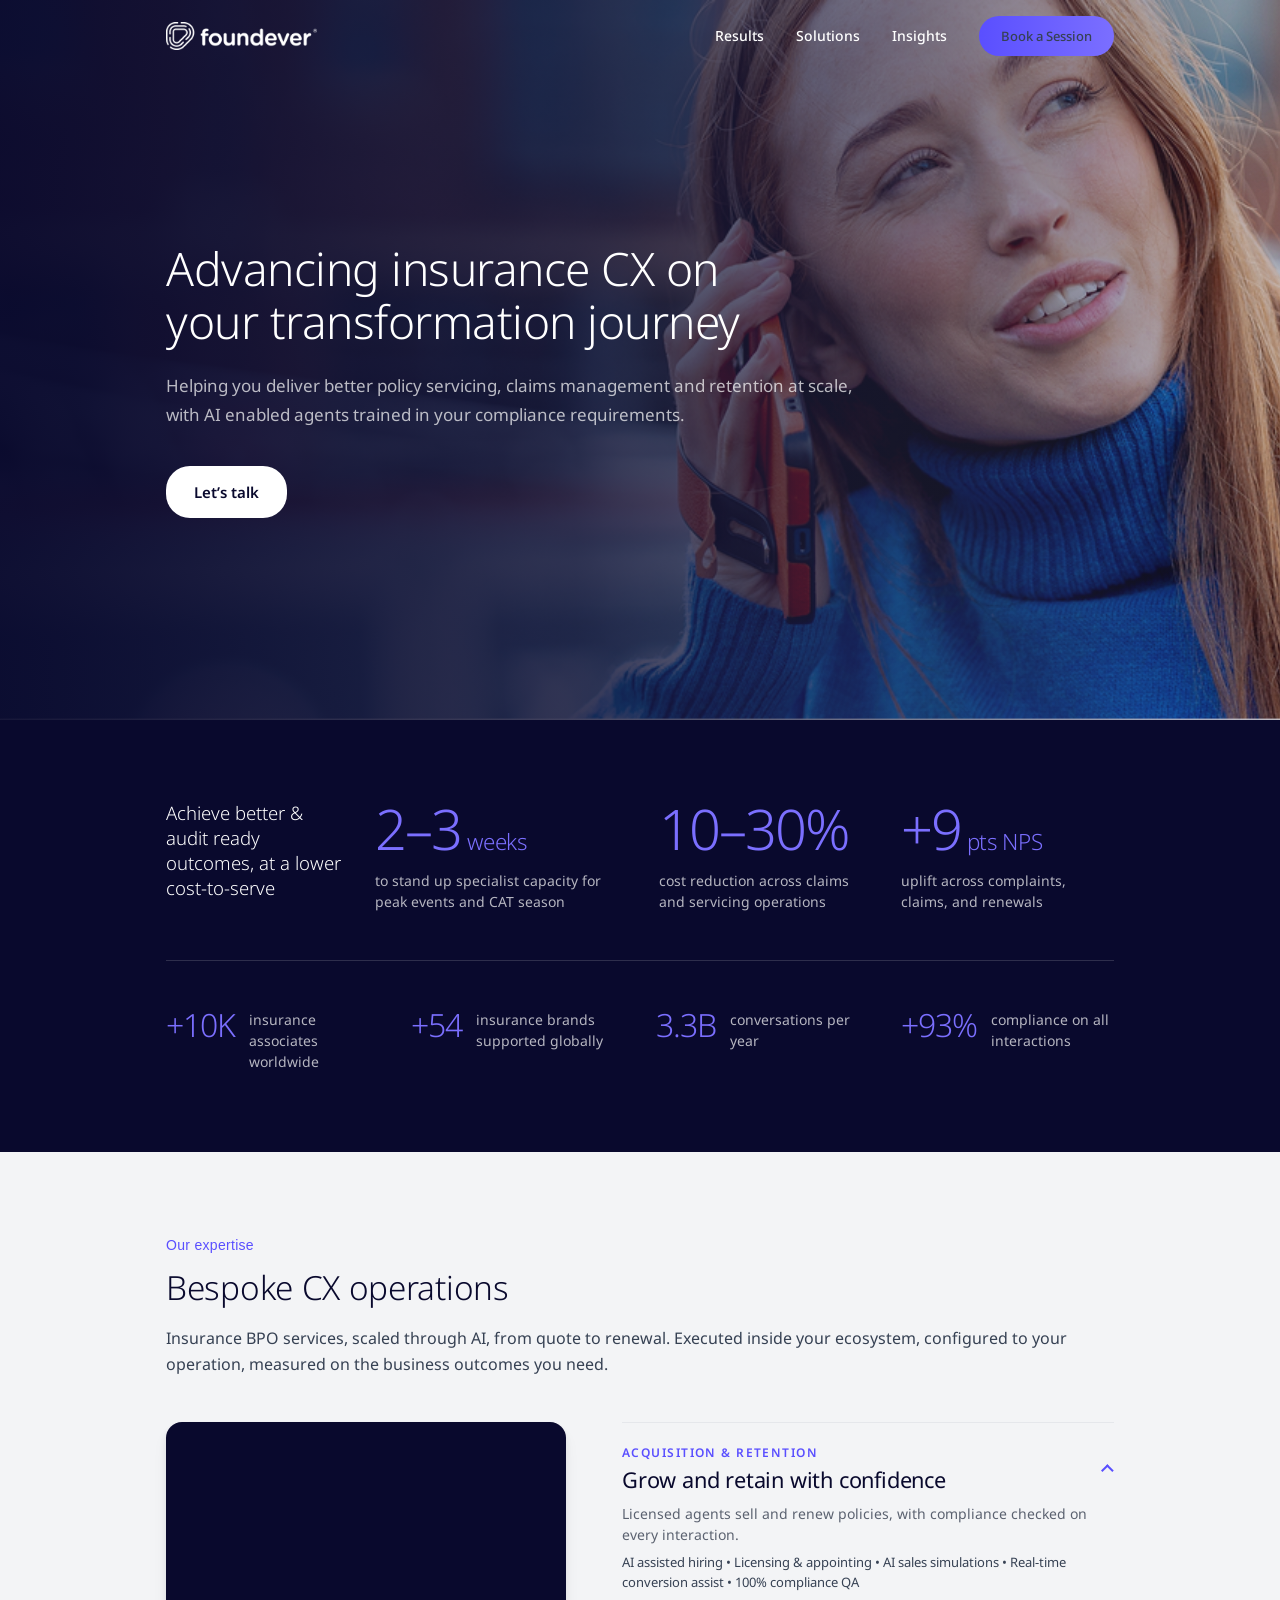
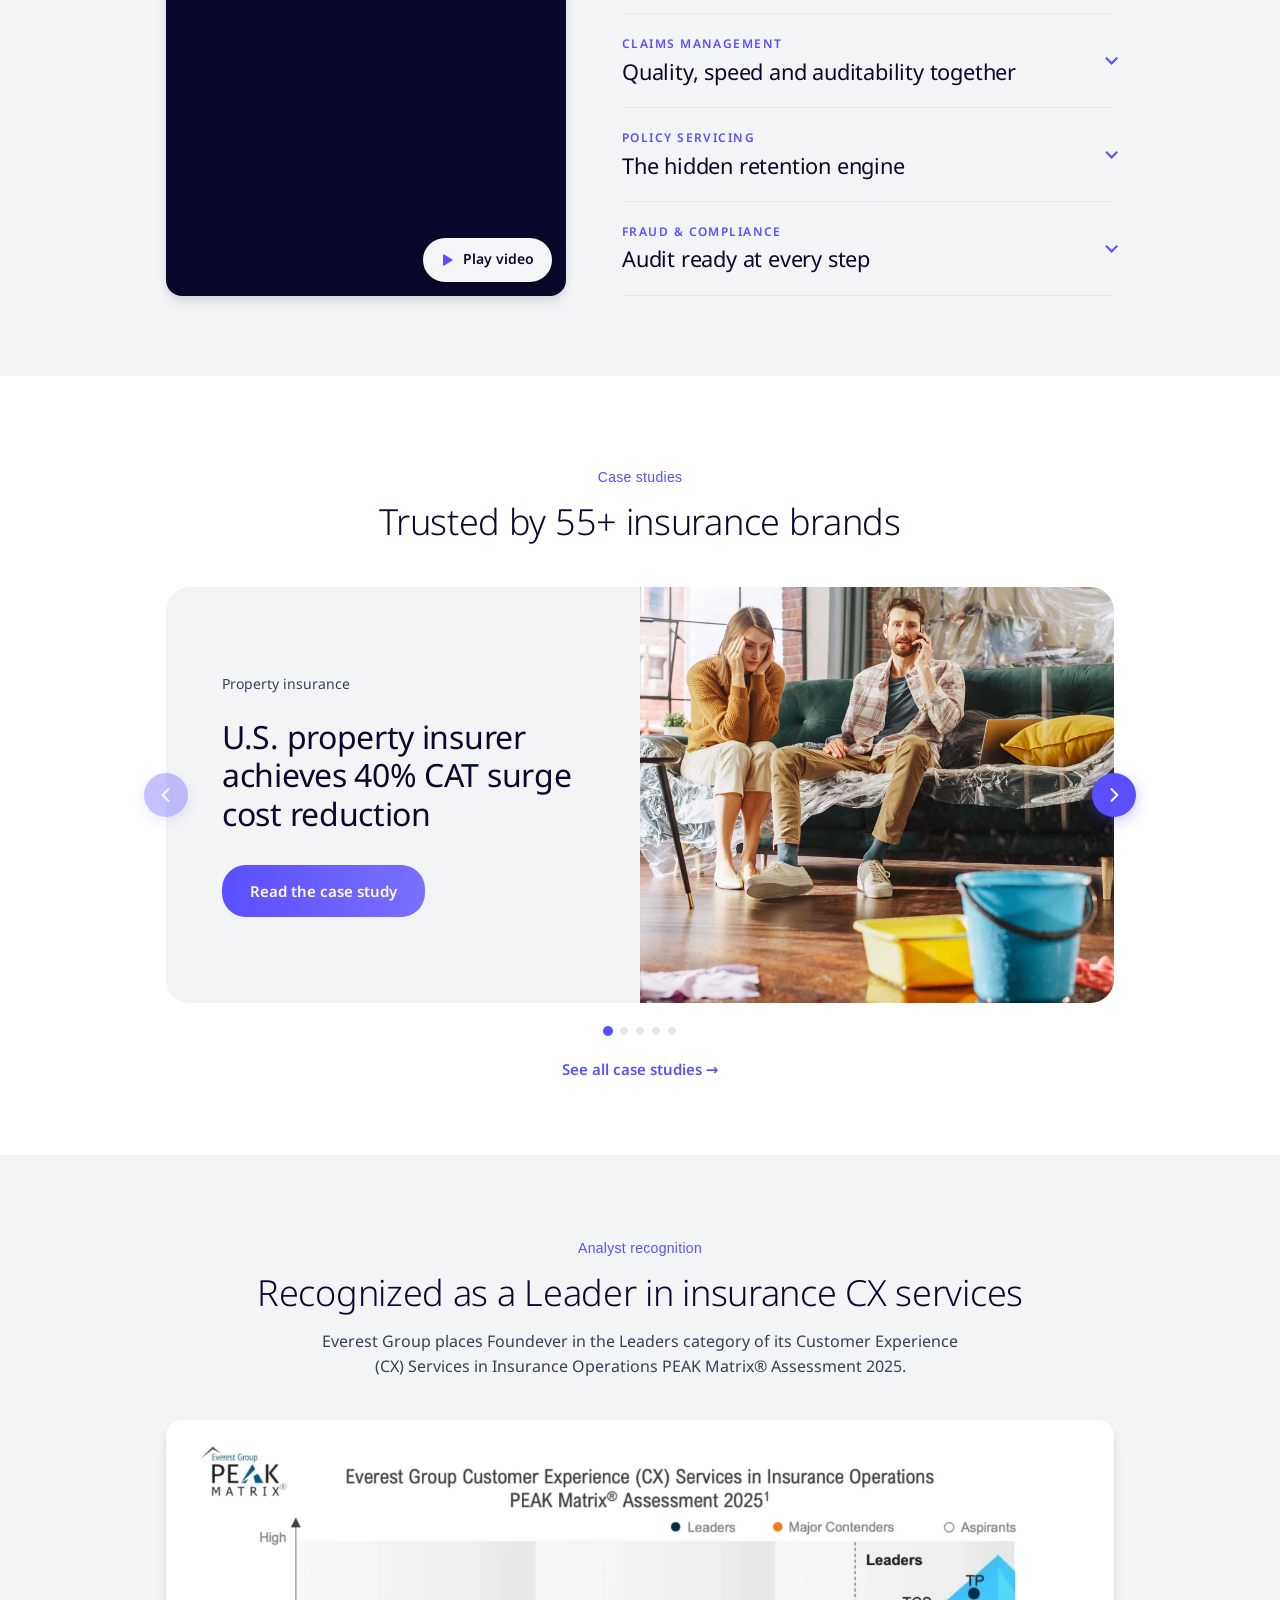
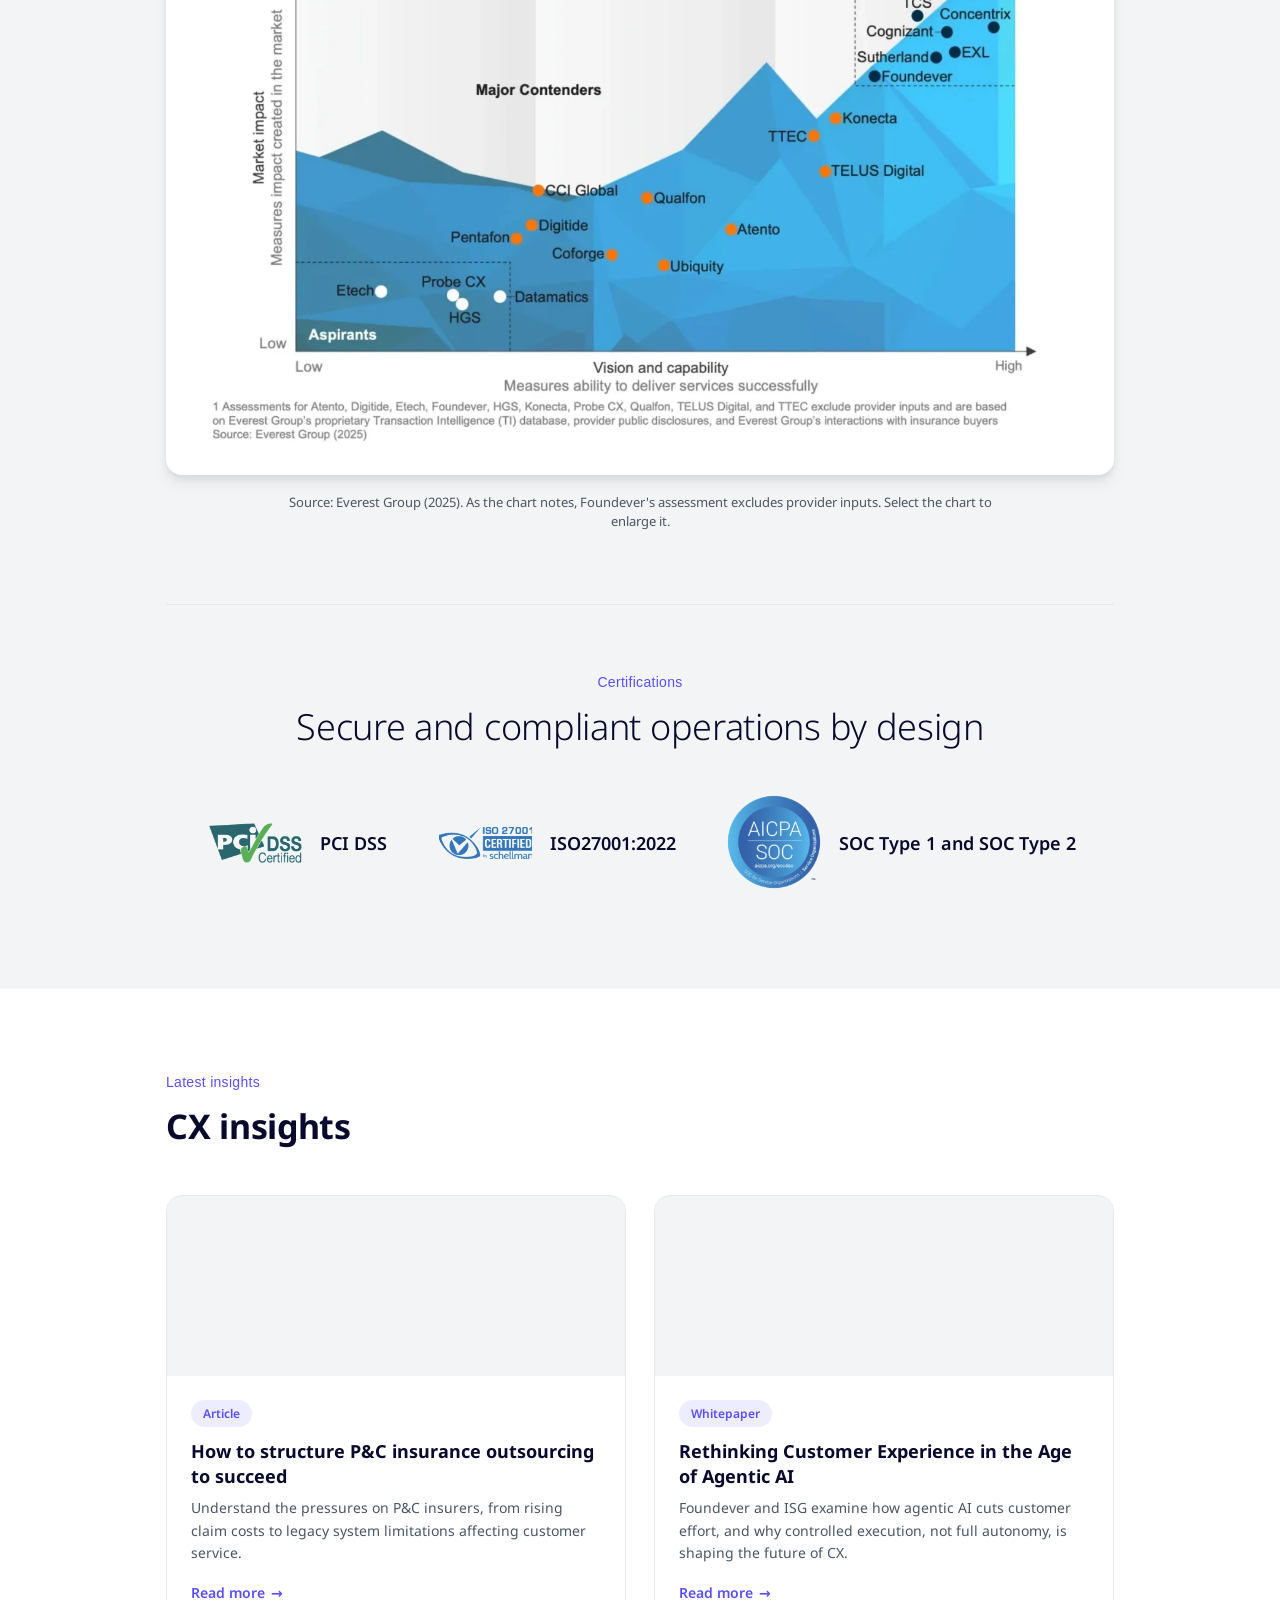
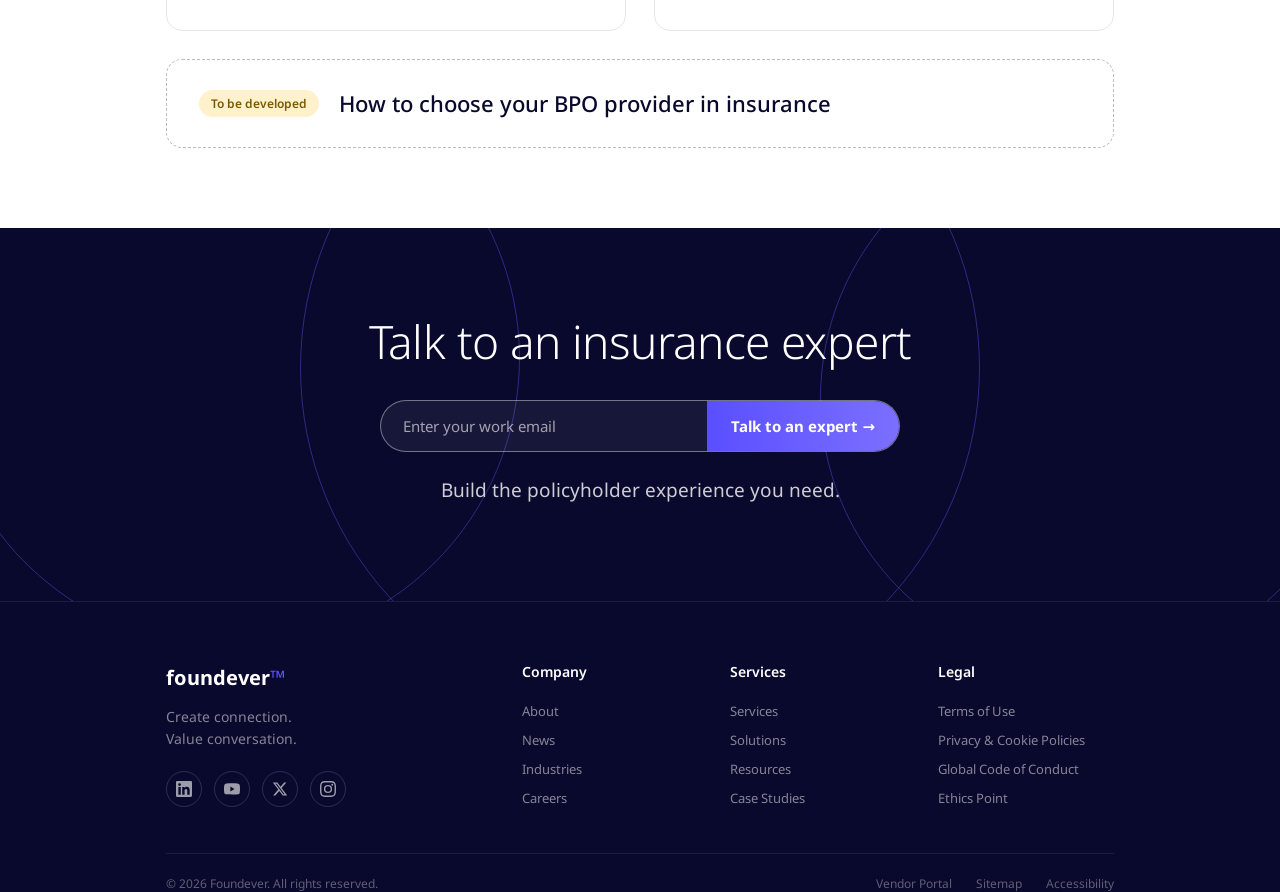
<file: seo/index.html>
<!DOCTYPE html>
<html lang="en">
<head>
  <meta charset="UTF-8">
  <meta name="viewport" content="width=device-width, initial-scale=1.0">
  <title>Insurance BPO &amp; Claims Outsourcing Services | Foundever</title>
  <meta name="description" content="Insurance BPO for P&amp;C, life and health carriers, MGAs and brokers in the US and UK. Licensed agents for claims outsourcing, policy servicing and retention.">
  <link rel="preconnect" href="https://fonts.googleapis.com">
  <link rel="preconnect" href="https://fonts.gstatic.com" crossorigin>
  <link href="https://fonts.googleapis.com/css2?family=Noto+Sans:wght@300;400;500;600;700;800;900&display=swap" rel="stylesheet">
  <link rel="stylesheet" href="../styles.css?v=24">
  <script type="application/ld+json">
{
  "@context": "https://schema.org",
  "@type": "Organization",
  "name": "Foundever",
  "url": "https://foundever.com/"
}
  </script>
  <script type="application/ld+json">
{
  "@context": "https://schema.org",
  "@type": "Service",
  "name": "Insurance BPO and claims outsourcing",
  "serviceType": "Insurance business process outsourcing",
  "provider": {
    "@type": "Organization",
    "name": "Foundever",
    "url": "https://foundever.com/"
  },
  "areaServed": [
    {
      "@type": "Country",
      "name": "United States"
    },
    {
      "@type": "Country",
      "name": "United Kingdom"
    }
  ],
  "audience": {
    "@type": "BusinessAudience",
    "audienceType": "Insurance carriers, MGAs and brokers"
  },
  "description": "Insurance BPO for P&C, life and health carriers: claims outsourcing from FNOL to settlement, policy servicing, acquisition and retention, and fraud and compliance, delivered by licensed, multilingual agents with AI assist and 100% compliance QA.",
  "hasOfferCatalog": {
    "@type": "OfferCatalog",
    "name": "Insurance BPO services",
    "itemListElement": [
      {
        "@type": "Offer",
        "itemOffered": {
          "@type": "Service",
          "name": "Insurance acquisition and retention"
        }
      },
      {
        "@type": "Offer",
        "itemOffered": {
          "@type": "Service",
          "name": "Claims management and claims outsourcing"
        }
      },
      {
        "@type": "Offer",
        "itemOffered": {
          "@type": "Service",
          "name": "Policy servicing"
        }
      },
      {
        "@type": "Offer",
        "itemOffered": {
          "@type": "Service",
          "name": "Fraud and compliance"
        }
      }
    ]
  }
}
  </script>
  <style>
    /* Hero eyebrow (new) */
    .hero .hero-eyebrow { color: rgba(255,255,255,0.75); font-size: 13px; font-weight: 600; letter-spacing: 0.08em; text-transform: uppercase; margin: 0 0 14px; max-width: none; line-height: 1.4; }
    /* Hero headline + header logo, matched to foundever.com look */
    /* Align hero and stats with the header and the rest of the page column */
    .hero .container { width: 100%; margin-left: auto; margin-right: auto; }
    .insurance-stats .container { max-width: var(--max-width); }
    .insurance-stats .istats-outcomes { margin-bottom: 0; }
    /* Give the first key stat room so its label fits on two lines */
    @media (min-width: 769px) { .istats-top { grid-template-columns: 0.85fr 1.2fr 1fr 1fr; gap: 28px; } .istats-top .istats-scale-lbl { max-width: none; } }
    @media (min-width: 769px) and (max-width: 960px) { .istats-top { grid-template-columns: repeat(3, 1fr); } .istats-top .istats-headline { grid-column: 1 / -1; max-width: none; } }
    .istats-top .istats-headline { font-size: clamp(16px, 1.45vw, 19px); line-height: 1.35; letter-spacing: 0; max-width: none; }
    /* Same label size for all proof points */
    .istats-scale-lbl, .istats-outcome-lbl { font-size: 14px; line-height: 1.5; color: rgba(255,255,255,0.7); }
    @media (max-width: 600px) { .istats-scale-lbl, .istats-outcome-lbl { font-size: 13px; } }
    @media (max-width: 600px) { .hero .container, .insurance-stats .container { padding-left: 20px; padding-right: 20px; } }
    .hero-content { max-width: 820px; }
    .hero .hero-content p { max-width: 720px; }
    .hero h1.hero-h1-light { font-size: clamp(28px, 3.6vw, 48px); font-weight: 300; line-height: 1.15; letter-spacing: -0.5px; margin-bottom: 0; text-wrap: balance; }
    .logo-link { display: flex; align-items: center; }
    .logo-img { height: 28px; width: auto; display: block; }
    .logo-img--white { display: none; }
    .site-header { transition: background 0.25s ease, border-color 0.25s ease; }
    .site-header.at-top { background: transparent; backdrop-filter: none; -webkit-backdrop-filter: none; border-bottom-color: transparent; }
    .site-header.at-top .logo-img--white { display: block; }
    .site-header.at-top .logo-img--color { display: none; }
    .site-header.at-top .nav-links a:not(.btn) { color: #fff; }
    @media (max-width: 700px) { .br-wide { display: none; } }
    /* Solutions accordion */
    .sol-acc { background: var(--gray-bg); padding: 80px 0; }
    .sol-acc-grid { display: grid; grid-template-columns: 400px minmax(0, 1fr); gap: 56px; align-items: stretch; }
    .sol-acc .solutions-header { margin-bottom: 44px; }
    .sol-acc .solutions-header h2 { white-space: normal; font-size: clamp(28px, 3vw, 38px); font-weight: 300; line-height: 1.2; margin-bottom: 18px; }
    .sol-acc .solutions-header p { white-space: normal; font-size: 16px; line-height: 1.6; max-width: none; }
    /* Accordion: always one open, open row stretches to match the left column height */
    .sol-acc .solutions-header h2 { font-size: clamp(26px, 2.6vw, 34px); }
    .sol-acc-list-wrap { display: flex; flex-direction: column; }
    .sol-acc-item { border-top: 1px solid var(--gray-medium); display: flex; flex-direction: column; }
    .sol-acc-item:last-child { border-bottom: 1px solid var(--gray-medium); }
    .sol-acc-head { margin: 0; }
    .sol-acc-btn::after { content: ""; flex-shrink: 0; width: 9px; height: 9px; border-right: 2px solid var(--purple); border-bottom: 2px solid var(--purple); transform: rotate(45deg) translateY(-3px); transition: transform 0.2s ease; }
    .is-open > .sol-acc-head .sol-acc-btn::after { transform: rotate(-135deg) translateY(-3px); }
    .sol-acc-btn:focus-visible { outline: 2px solid var(--purple); outline-offset: 4px; border-radius: 4px; }
    .sol-acc-body[hidden] { display: none; }
    .is-open > .sol-acc-body { display: block; }
    .sol-acc-panel { padding: 0 0 20px; max-width: 500px; animation: solIn 0.25s ease; }
    @keyframes solIn { from { opacity: 0; transform: translateY(-6px); } to { opacity: 1; transform: none; } }
    @media (prefers-reduced-motion: reduce) { .sol-acc-panel { animation: none; } }
    .sol-acc-desc { font-size: 14px; line-height: 1.5; color: #5B6270; margin: 0 0 8px; }
    .sol-acc-list { font-size: 13px; line-height: 1.5; font-weight: 400; color: var(--gray-text); margin: 0; }
    .sol-acc-video { border-radius: var(--radius-card); overflow: hidden; box-shadow: var(--shadow-card); background: var(--dark-navy); }
    .sol-acc-video video { display: block; width: 100%; height: 100%; object-fit: cover; }
    .sol-acc-video { position: relative; margin: 0; height: 100%; }
    .sol-acc-video.is-playing .sol-play { display: none; }
    /* Final CTA: talk to an insurance expert */
    .sr-only { position: absolute; width: 1px; height: 1px; padding: 0; margin: -1px; overflow: hidden; clip: rect(0,0,0,0); white-space: nowrap; border: 0; }
    .final-cta--expert { text-align: center; padding: 88px 0 96px; }
    .expert-cta { position: relative; z-index: 1; }
    .expert-cta h2 { font-size: clamp(30px, 3.8vw, 46px); font-weight: 300; line-height: 1.1; letter-spacing: -0.6px; color: var(--white); margin: 0 0 34px; }
    .expert-form { display: flex; max-width: 520px; margin: 0 auto; border: 1px solid rgba(255,255,255,0.4); border-radius: 999px; background: rgba(255,255,255,0.06); overflow: hidden; }
    .expert-form:focus-within { border-color: var(--purple-light); box-shadow: 0 0 0 3px rgba(123,111,255,0.35); }
    .expert-form input { flex: 1 1 auto; min-width: 0; height: 50px; padding: 0 22px; background: transparent; border: 0; color: #fff; font: inherit; font-size: 15px; outline: none; }
    .expert-form input::placeholder { color: rgba(255,255,255,0.6); }
    .expert-form button { flex: 0 0 auto; height: 50px; padding: 0 24px; border: 0; background: linear-gradient(90deg, var(--purple), var(--purple-light)); color: #fff; font: inherit; font-size: 15px; font-weight: 700; cursor: pointer; transition: filter 0.15s ease; }
    .expert-form button:hover { filter: brightness(1.08); }
    .expert-form button:focus-visible { outline: 3px solid #fff; outline-offset: -4px; }
    .expert-error { color: #FFB4B4; font-size: 14px; margin: 12px 0 0; }
    .expert-sub { font-size: clamp(16px, 1.5vw, 19px); line-height: 1.5; color: rgba(255,255,255,0.8); margin: 24px auto 0; max-width: 520px; }
    @media (max-width: 600px) { .final-cta--expert { padding: 64px 0 72px; } .expert-cta h2 { margin-bottom: 32px; } .expert-form { flex-direction: column; border-radius: 26px; } .expert-form input { height: 50px; } .expert-form button { height: 50px; width: 100%; } }
    /* Planned (open) insight card */
    .insight-card--planned { grid-column: 1 / -1; border-style: dashed; border-color: #B8BCC8; background: transparent; }
    .insight-card--planned:hover { box-shadow: none; transform: none; }
    .insight-card--planned .insight-body { padding: 28px 32px; display: flex; align-items: center; gap: 20px; flex-wrap: wrap; }
    .insight-card--planned .insight-category { margin: 0; }
    .insight-card--planned h4 { margin: 0; font-size: clamp(18px, 1.8vw, 22px); font-weight: 500; }
    .insight-category--planned { background: #FFF1CC; color: #7A5A00; }
    /* Case studies carousel */
    .cases { background: var(--white); padding: 88px 0 72px; }
    .cases-head { text-align: center; margin-bottom: 44px; }
    .cases .eyebrow { margin-bottom: 12px; }
    .cases h2 { font-size: clamp(26px, 3vw, 36px); font-weight: 300; line-height: 1.2; color: var(--dark-navy); margin: 0; }
    .cs-carousel { position: relative; }
    .cs-track { list-style: none; margin: 0; padding: 0; display: flex; overflow-x: auto; scroll-snap-type: x mandatory; scroll-behavior: smooth; scrollbar-width: none; border-radius: 24px; }
    .cs-track::-webkit-scrollbar { display: none; }
    .cs-track:focus-visible { outline: 2px solid var(--purple); outline-offset: 4px; }
    .cs-slide { flex: 0 0 100%; scroll-snap-align: start; display: flex; }
    .cs-card { flex: 1 1 auto; }
    .cs-card { display: grid; grid-template-columns: 1fr 1fr; min-height: 380px; background: var(--gray-bg); }
    .cs-text { padding: 48px 48px 48px 56px; display: flex; flex-direction: column; justify-content: center; align-items: flex-start; }
    .cs-label { font-size: 14px; color: var(--gray-text); margin: 0 0 22px; }
    .cs-text h3 { font-size: clamp(24px, 2.6vw, 32px); font-weight: 400; line-height: 1.2; letter-spacing: -0.3px; color: var(--dark-navy); margin: 0 0 32px; }
    .cs-img { position: relative; min-height: 240px; }
    .cs-img img { position: absolute; inset: 0; width: 100%; height: 100%; object-fit: cover; display: block; }
    .cs-arrow { position: absolute; top: 50%; transform: translateY(-50%); z-index: 2; width: 44px; height: 44px; border-radius: 50%; border: 0; background: var(--purple); color: #fff; display: flex; align-items: center; justify-content: center; cursor: pointer; box-shadow: 0 4px 14px rgba(90,79,255,0.35); transition: background 0.15s ease, opacity 0.15s ease; }
    .cs-arrow:hover { background: #4a3fe6; }
    .cs-arrow:focus-visible { outline: 3px solid var(--purple-light); outline-offset: 3px; }
    .cs-arrow[disabled] { opacity: 0.35; cursor: default; }
    .cs-prev { left: -22px; }
    .cs-next { right: -22px; }
    .cs-dots { display: flex; justify-content: center; gap: 8px; margin-top: 24px; }
    .cs-dot { width: 8px; height: 8px; padding: 0; border-radius: 50%; border: 0; background: var(--gray-medium); cursor: pointer; transition: background 0.15s ease, transform 0.15s ease; }
    .cs-dot.is-active { background: var(--purple); transform: scale(1.25); }
    .cs-all { text-align: center; margin: 22px 0 0; }
    .cs-all a { font-size: 15px; font-weight: 600; color: var(--purple); }
    .cs-all a:hover { text-decoration: underline; }
    @media (max-width: 860px) { .cs-card { grid-template-columns: 1fr; min-height: 0; } .cs-img { order: -1; height: 200px; min-height: 0; } .cs-text { padding: 28px 24px 32px; } .cs-prev { left: 8px; top: 100px; } .cs-next { right: 8px; top: 100px; } .cases { padding: 56px 0 48px; } }
    /* Analyst recognition */
    .recog { background: var(--gray-bg); padding: 80px 0 72px; }
    .recog-head { text-align: center; margin-bottom: 40px; }
    .recog .eyebrow { margin-bottom: 12px; }
    .recog h2 { font-size: clamp(26px, 3vw, 36px); font-weight: 300; line-height: 1.2; color: var(--dark-navy); margin: 0 auto 14px; }
    .recog-lead { font-size: 16px; line-height: 1.6; color: var(--gray-text); max-width: 660px; margin: 0 auto; }
    .recog-card { display: block; background: var(--white); border-radius: var(--radius-card); box-shadow: var(--shadow-card); padding: 20px; transition: box-shadow 0.2s ease, transform 0.2s ease; }
    .recog-card:hover { transform: translateY(-2px); box-shadow: 0 8px 24px rgba(9,9,45,0.12); }
    .recog-card:focus-visible { outline: 3px solid var(--purple); outline-offset: 4px; }
    .recog-card img { display: block; width: 100%; height: auto; border-radius: 8px; }
    .recog-note { text-align: center; font-size: 13px; line-height: 1.5; color: var(--gray-icon); margin: 18px auto 0; max-width: 720px; }
    @media (max-width: 600px) { .recog { padding: 56px 0 48px; } .recog-head { margin-bottom: 28px; } .recog-card { padding: 10px; } }
    /* Certifications */
    .certs { background: var(--gray-bg); padding: 0 0 96px; }
    .certs-inner { border-top: 1px solid var(--gray-medium); padding-top: 64px; text-align: center; }
    .certs .eyebrow { margin-bottom: 12px; }
    .certs h2 { font-size: clamp(26px, 3vw, 36px); font-weight: 300; line-height: 1.2; color: var(--dark-navy); margin: 0 auto 44px; }
    @media (min-width: 700px) { .certs h2 { white-space: nowrap; } }
    .certs-list { list-style: none; margin: 0; padding: 0; display: flex; flex-wrap: wrap; justify-content: center; align-items: center; gap: 28px 48px; }
    .certs-list li { display: flex; align-items: center; gap: 14px; }
    .certs-list img { display: block; height: auto; }
    .certs-list span { font-size: 18px; font-weight: 600; white-space: nowrap; color: var(--dark-navy); text-align: left; }
    @media (max-width: 600px) { .certs { padding-bottom: 64px; } .certs-inner { padding-top: 48px; } .certs-list { flex-direction: column; gap: 24px; } .certs-list li { width: 100%; max-width: 300px; } .certs-list img { width: 80px; } .certs-list span { font-size: 17px; } }
    /* Accordion row: small label over the benefit headline */
    .sol-acc-btn { width: 100%; background: none; border: 0; font: inherit; text-align: left; cursor: pointer; display: flex; justify-content: space-between; align-items: center; gap: 16px; padding: 22px 0; color: var(--dark-navy); }
    .is-open > .sol-acc-head .sol-acc-btn { padding-bottom: 10px; }
    .sol-acc-txt { display: flex; flex-direction: column; gap: 6px; }
    .sol-acc-label { font-size: 12px; font-weight: 600; letter-spacing: 0.12em; text-transform: uppercase; color: var(--purple); }
    .sol-acc-item.is-open { flex: 1 1 auto; }
    .sol-acc-headline { font-size: clamp(19px, 1.7vw, 24px); font-weight: 400; line-height: 1.25; letter-spacing: -0.2px; }
    /* Video play pill, bottom right so the title card and name stay visible */
    .sol-play { position: absolute; right: 14px; bottom: 14px; height: 44px; padding: 0 18px 0 14px; border-radius: 999px; border: 0; background: rgba(255,255,255,0.96); color: var(--dark-navy); display: inline-flex; align-items: center; gap: 8px; font: inherit; font-size: 14px; font-weight: 600; cursor: pointer; box-shadow: 0 6px 18px rgba(0,0,0,0.3); transition: transform 0.15s ease; }
    .sol-play svg { color: var(--purple); }
    .sol-play:hover { transform: scale(1.04); }
    .sol-play:focus-visible { outline: 3px solid var(--purple-light); outline-offset: 3px; }
    .sol-acc-video.is-playing .sol-play { display: none; }
    @media (max-width: 860px) { .sol-acc-grid { grid-template-columns: 1fr; gap: 32px; } .sol-acc-video { height: auto; max-width: 400px; } .sol-acc-video video { height: auto; aspect-ratio: 4 / 5; } .sol-acc .solutions-header { margin-bottom: 32px; } .sol-acc { padding: 56px 0; } .sol-acc-headline { font-size: 20px; } }
    /* REVIEW MODE: ?review highlights pending changes. Remove once approved. */
    mark.chg { background: none; color: inherit; }
    .review-banner { display: none; }
    .review mark.chg { background: rgba(255,196,0,0.38); border-radius: 3px; padding: 0 2px; box-decoration-break: clone; -webkit-box-decoration-break: clone; }
    .review .hero mark.chg { color: #fff; }
    .review .hero .btn mark.chg { color: var(--dark-navy); }
    .review .review-banner { display: block; position: fixed; bottom: 0; left: 0; right: 0; z-index: 1000; background: #FFF4CC; color: #3D2E00; font-size: 13px; line-height: 1.5; padding: 10px 16px; text-align: center; box-shadow: 0 -2px 12px rgba(0,0,0,0.15); }
  </style>
</head>
<body>
  <div class="review-banner" role="note"><strong>Review mode.</strong> <mark class="chg">Highlighted</mark> text is the new hero body copy. New case study carousel, analyst recognition, Certifications section and expert call to action. Solutions section is now an accordion with a heading, play button video and intro line on the left (no photos or per card buttons). Hero button is now just &ldquo;Let&rsquo;s talk&rdquo; (blindspots button removed). Headline wording is unchanged; its style and the logo placement are new (matched to the foundever.com hero).</div>
  <script>document.addEventListener("DOMContentLoaded",function(){var h=document.querySelector(".site-header");if(!h)return;function f(){h.classList.toggle("at-top",window.scrollY<40)}f();window.addEventListener("scroll",f,{passive:true})});</script>
  <script>if(/[?&]review\b/.test(location.search))document.documentElement.classList.add('review');</script>


  <!-- ===== HEADER ===== -->
  <header class="site-header at-top">
    <div class="container">
      <a href="#hero" class="logo-link" aria-label="Foundever">
        <img class="logo-img logo-img--white" src="../assets/foundever-logo-white.png" alt="Foundever" width="150" height="28">
        <img class="logo-img logo-img--color" src="../assets/foundever-logo-color.png" alt="Foundever" width="150" height="28">
      </a>
      <nav class="nav-links">
        <a href="#value-props">Results</a>
        <a href="#solutions">Solutions</a>
        <a href="#insights">Insights</a>
        <a href="#cta" class="btn btn-primary" style="padding:10px 22px; font-size:13px;">Book a Session</a>
      </nav>
    </div>
  </header>

  <!--
    DESIGN NOTE — Imagery direction (from Lee + Saurabh SME review):
    Moment-of-truth imagery (e.g. car veered off road with policyholder on phone,
    house with smoke/fire damage, etc.) belongs in ad creatives and the case-study
    supporting visuals — NOT the LP hero. The hero stays specialist-on-a-call
    (selling competence, not empathy). Pass to design team for ad creative + case
    study photo selection.
  -->
  <!-- ===== HERO ===== -->
  <section class="hero" id="hero">
    <!-- Full-bleed background photo -->
    <div class="hero-bg">
      <img src="../assets/Hero-image-3.png" alt="Foundever insurance specialist">
      <div class="hero-overlay"></div>
    </div>
    <div class="container">
      <div class="hero-content">
        <div class="hero-heading-block">
          <h1 class="hero-h1-light">Advancing insurance CX on<br class="br-wide"> your transformation journey</h1>
        </div>
        <p><mark class="chg">Helping you deliver better policy servicing, claims management and retention at scale,<br class="br-wide"> with AI enabled agents trained in your compliance requirements.</mark></p>
        <div class="hero-cta-group">
          <a href="https://foundever.com/contact-us/" target="_blank" rel="noopener noreferrer" class="btn btn-cta-primary"><mark class="chg">Let&rsquo;s talk</mark></a>
        </div>
      </div>
    </div>
  </section>


  <!-- ===== INSURANCE STATS (combined: use cases + scale proof) ===== -->
  <section class="insurance-stats" id="value-props">
    <div class="container">

      <!-- Top zone: headline + 3 key outcome stats -->
      <div class="istats-top">
        <h2 class="istats-headline"><mark class="chg">Achieve better &amp; audit ready outcomes, at a lower cost-to-serve</mark></h2>
        <div class="istats-scale-item">
          <div class="istats-scale-num">2&ndash;3<span class="istats-unit">weeks</span></div>
          <div class="istats-scale-lbl">to stand up specialist capacity for peak events and CAT season</div>
        </div>
        <div class="istats-scale-item">
          <div class="istats-scale-num"><span class="count-up" data-target="10">10</span>&ndash;30%</div>
          <div class="istats-scale-lbl">cost reduction across claims and servicing operations</div>
        </div>
        <div class="istats-scale-item">
          <div class="istats-scale-num">+9<span class="istats-unit">pts NPS</span></div>
          <div class="istats-scale-lbl">uplift across complaints, claims, and renewals</div>
        </div>
      </div>

      <div class="istats-divider"></div>

      <!-- Bottom zone: scale + compliance stats -->
      <div class="istats-outcomes">
        <div class="istats-outcome">
          <div class="istats-outcome-num">+<span class="count-up" data-target="10">10</span>K</div>
          <div class="istats-outcome-lbl">insurance associates worldwide</div>
        </div>
        <div class="istats-outcome">
          <div class="istats-outcome-num">+<span class="count-up" data-target="55">55</span></div>
          <div class="istats-outcome-lbl">insurance brands supported globally</div>
        </div>
        <div class="istats-outcome">
          <div class="istats-outcome-num">3.3B</div>
          <div class="istats-outcome-lbl">conversations per year</div>
        </div>
        <div class="istats-outcome">
          <div class="istats-outcome-num">+<span class="count-up" data-target="95">95</span>%</div>
          <div class="istats-outcome-lbl">compliance on all interactions</div>
        </div>
      </div>
    </div>
  </section>

  <!-- ===== SOLUTIONS (accordion) ===== -->
  <section class="solutions sol-acc" id="solutions">
    <div class="container">
      <div class="solutions-header sol-acc-intro">
        <span class="eyebrow">Our expertise</span>
        <h2>Bespoke CX operations</h2>
        <p>Insurance BPO services, scaled through AI, from quote to renewal. Executed inside your ecosystem, configured to your operation, measured on the business outcomes you need.</p>
      </div>
      <div class="sol-acc-grid">
      <figure class="sol-acc-video" id="solVideo">
          <video playsinline preload="metadata" aria-label="Insurance subject matter expert video" src="../assets/sme-video.mp4#t=3.6"></video>
          <button type="button" class="sol-play" aria-label="Play video"><svg viewBox="0 0 24 24" width="18" height="18" aria-hidden="true"><path d="M8 5.5v13a1 1 0 0 0 1.5.86l10.5-6.5a1 1 0 0 0 0-1.72L9.5 4.64A1 1 0 0 0 8 5.5z" fill="currentColor"/></svg><span class="sol-play-text">Play video</span></button>
        </figure>
      <div class="sol-acc-list-wrap" id="solAcc">
        <div class="sol-acc-item is-open">
          <h3 class="sol-acc-head"><button type="button" class="sol-acc-btn" id="solBtn0" aria-expanded="true" aria-controls="solPanel0"><span class="sol-acc-txt"><span class="sol-acc-label">Acquisition &amp; retention</span><span class="sol-acc-headline">Grow and retain with confidence</span></span></button></h3>
          <div class="sol-acc-body" id="solPanel0" role="region" aria-labelledby="solBtn0">
            <div class="sol-acc-panel">
              <p class="sol-acc-desc">Licensed agents sell and renew policies, with compliance checked on every interaction.</p>
              <p class="sol-acc-list">AI assisted hiring &bull; Licensing &amp; appointing &bull; AI sales simulations &bull; Real-time conversion assist &bull; 100% compliance QA</p>
            </div>
          </div>
        </div>
        <div class="sol-acc-item">
          <h3 class="sol-acc-head"><button type="button" class="sol-acc-btn" id="solBtn1" aria-expanded="false" aria-controls="solPanel1"><span class="sol-acc-txt"><span class="sol-acc-label">Claims management</span><span class="sol-acc-headline">Quality, speed and auditability together</span></span></button></h3>
          <div class="sol-acc-body" id="solPanel1" role="region" aria-labelledby="solBtn1" hidden>
            <div class="sol-acc-panel">
              <p class="sol-acc-desc">Claims outsourcing from FNOL to settlement, run by experienced claims professionals with AI agent assist to cut claims leakage and handle time.</p>
              <p class="sol-acc-list">Empathy trained hiring &bull; FNOL simulation training &bull; Accuracy focused agent assist &bull; 100% compliance audit &bull; Claims trend insights</p>
            </div>
          </div>
        </div>
        <div class="sol-acc-item">
          <h3 class="sol-acc-head"><button type="button" class="sol-acc-btn" id="solBtn2" aria-expanded="false" aria-controls="solPanel2"><span class="sol-acc-txt"><span class="sol-acc-label">Policy servicing</span><span class="sol-acc-headline">The hidden retention engine</span></span></button></h3>
          <div class="sol-acc-body" id="solPanel2" role="region" aria-labelledby="solBtn2" hidden>
            <div class="sol-acc-panel">
              <p class="sol-acc-desc">AI takes the routine volume so licensed agents can focus on endorsements, disputes and save calls.</p>
              <p class="sol-acc-list">Licensed servicing agents &bull; AI deflection of low complexity calls &bull; Endorsement &amp; billing resolution &bull; Retention and save desk &bull; 100% compliance QA &bull; NPS tracking</p>
            </div>
          </div>
        </div>
        <div class="sol-acc-item">
          <h3 class="sol-acc-head"><button type="button" class="sol-acc-btn" id="solBtn3" aria-expanded="false" aria-controls="solPanel3"><span class="sol-acc-txt"><span class="sol-acc-label">Fraud &amp; compliance</span><span class="sol-acc-headline">Audit ready at every step</span></span></button></h3>
          <div class="sol-acc-body" id="solPanel3" role="region" aria-labelledby="solBtn3" hidden>
            <div class="sol-acc-panel">
              <p class="sol-acc-desc">Compliance runs through every interaction, not just the ones flagged for review, backed by embedded QA and full interaction recording.</p>
              <p class="sol-acc-list">Compliance specialist training &bull; QA framework embedding &bull; Full interaction recording &bull; Regulatory reporting</p>
            </div>
          </div>
        </div>
      </div>
    </div>
  </section>

  <!-- ===== CASE STUDIES (carousel) ===== -->
  <section class="cases" id="case-studies">
    <div class="container">
      <div class="cases-head">
        <span class="eyebrow">Case studies</span>
        <h2>Trusted by 55+ insurance brands</h2>
      </div>
      <div class="cs-carousel" role="region" aria-roledescription="carousel" aria-label="Insurance case studies">
        <button type="button" class="cs-arrow cs-prev" aria-label="Previous case study"><svg viewBox="0 0 24 24" width="20" height="20" aria-hidden="true"><path d="M15 5l-7 7 7 7" fill="none" stroke="currentColor" stroke-width="2.4" stroke-linecap="round" stroke-linejoin="round"/></svg></button>
        <ul class="cs-track" id="csTrack" tabindex="0" aria-label="Case studies, scroll sideways">
          <li class="cs-slide" role="group" aria-roledescription="slide" aria-label="1 of 5">
            <article class="cs-card">
              <div class="cs-text">
                <p class="cs-label">Property insurance</p>
                <h3>U.S. property insurer achieves 40% CAT surge cost reduction</h3>
                <a href="https://foundever.com/case-studies/us-property-insurer-achieves-cat-surge-cost-reduction/" target="_blank" rel="noopener noreferrer" class="btn btn-primary">Read the case study</a>
              </div>
              <div class="cs-img"><img src="../assets/case-1-cat-surge.jpg" alt=""></div>
            </article>
          </li>
          <li class="cs-slide" role="group" aria-roledescription="slide" aria-label="2 of 5">
            <article class="cs-card">
              <div class="cs-text">
                <p class="cs-label">Specialty insurance</p>
                <h3>Specialty insurer reduces AHT by 15% in 30 days with AI augmented agents</h3>
                <a href="https://foundever.com/case-studies/specialty-insurer-reduces-aht-with-ai-augmented-agents/" target="_blank" rel="noopener noreferrer" class="btn btn-primary">Read the case study</a>
              </div>
              <div class="cs-img"><img src="../assets/case-2-specialty-aht.webp" alt=""></div>
            </article>
          </li>
          <li class="cs-slide" role="group" aria-roledescription="slide" aria-label="3 of 5">
            <article class="cs-card">
              <div class="cs-text">
                <p class="cs-label">Insurance</p>
                <h3>Top 10 U.S. insurer accelerates agent proficiency and achieves a 28% AHT reduction</h3>
                <a href="https://foundever.com/case-studies/us-insurer-accelerates-agent-proficiency/" target="_blank" rel="noopener noreferrer" class="btn btn-primary">Read the case study</a>
              </div>
              <div class="cs-img"><img src="../assets/case-3-agent-proficiency.jpg" alt=""></div>
            </article>
          </li>
          <li class="cs-slide" role="group" aria-roledescription="slide" aria-label="4 of 5">
            <article class="cs-card">
              <div class="cs-text">
                <p class="cs-label">Group benefits insurance</p>
                <h3>Top 5 U.S. group benefits insurer turns chatbot breakdowns into continuous digital improvement</h3>
                <a href="https://foundever.com/case-studies/group-benefits-insurer-turns-chatbot-breakdowns-into-continuous-digital-improvement/" target="_blank" rel="noopener noreferrer" class="btn btn-primary">Read the case study</a>
              </div>
              <div class="cs-img"><img src="../assets/case-4-group-benefits.jpg" alt=""></div>
            </article>
          </li>
          <li class="cs-slide" role="group" aria-roledescription="slide" aria-label="5 of 5">
            <article class="cs-card">
              <div class="cs-text">
                <p class="cs-label">Property and casualty</p>
                <h3>Top 5 U.S. P&amp;C carrier turns frustrated customers into strongest advocates</h3>
                <a href="https://foundever.com/case-studies/property-and-casualty-carrier-turns-frustrated-customers-into-strongest-advocates/" target="_blank" rel="noopener noreferrer" class="btn btn-primary">Read the case study</a>
              </div>
              <div class="cs-img"><img src="../assets/case-5-pc-carrier.jpg" alt=""></div>
            </article>
          </li>
        </ul>
        <button type="button" class="cs-arrow cs-next" aria-label="Next case study"><svg viewBox="0 0 24 24" width="20" height="20" aria-hidden="true"><path d="M9 5l7 7-7 7" fill="none" stroke="currentColor" stroke-width="2.4" stroke-linecap="round" stroke-linejoin="round"/></svg></button>
      </div>
      <div class="cs-dots" id="csDots"><button type="button" class="cs-dot is-active" aria-label="Go to case study 1"></button><button type="button" class="cs-dot" aria-label="Go to case study 2"></button><button type="button" class="cs-dot" aria-label="Go to case study 3"></button><button type="button" class="cs-dot" aria-label="Go to case study 4"></button><button type="button" class="cs-dot" aria-label="Go to case study 5"></button></div>
      <p class="cs-all"><a href="https://foundever.com/case-studies-hub/" target="_blank" rel="noopener noreferrer">See all case studies &rarr;</a></p>
    </div>
  </section>

  <!-- ===== ANALYST RECOGNITION ===== -->
  <section class="recog" id="recognition">
    <div class="container">
      <div class="recog-head">
        <span class="eyebrow">Analyst recognition</span>
        <h2>Recognized as a Leader in insurance CX services</h2>
        <p class="recog-lead">Everest Group places Foundever in the Leaders category of its Customer Experience (CX) Services in Insurance Operations PEAK Matrix&reg; Assessment 2025.</p>
      </div>
      <a class="recog-card" href="../assets/everest-peak-matrix-insurance-2025.webp" target="_blank" rel="noopener" aria-label="Open the full Everest Group PEAK Matrix chart">
        <img src="../assets/everest-peak-matrix-insurance-2025.webp" alt="Everest Group PEAK Matrix for Customer Experience (CX) Services in Insurance Operations 2025, with Foundever shown in the Leaders category" width="1525" height="1033">
      </a>
      <p class="recog-note">Source: Everest Group (2025). As the chart notes, Foundever's assessment excludes provider inputs. Select the chart to enlarge it.</p>
    </div>
  </section>

  <!-- ===== CERTIFICATIONS ===== -->
  <section class="certs" id="certifications">
    <div class="container">
      <div class="certs-inner">
        <span class="eyebrow">Certifications</span>
        <h2>Secure and compliant operations by design</h2>
        <ul class="certs-list">
          <li><img src="../assets/cert-pci-dss.png" alt="PCI DSS Certified" width="101" height="48"><span>PCI DSS</span></li>
          <li><img src="../assets/cert-iso27001.png" alt="ISO 27001 Certified, Schellman" width="101" height="40"><span>ISO27001:2022</span></li>
          <li><img src="../assets/cert-soc.png" alt="AICPA SOC" width="101" height="101"><span>SOC Type 1 and SOC Type 2</span></li>
        </ul>
      </div>
    </div>
  </section>

  <!-- ===== INSIGHTS ===== -->
  <section class="insights" id="insights">
    <div class="container">
      <span class="eyebrow">Latest insights</span>
      <h2>CX insights</h2>

      <div class="insights-grid">
        <div class="insight-card">
          <div class="insight-image" style="background-image:url('https://foundever.com/wp-content/uploads/2026/02/Why-PC-insurers-need-to-prioritize-CX.jpg'); background-size:cover; background-position:center;"></div>
          <div class="insight-body">
            <span class="insight-category">Article</span>
            <h4>How to structure P&amp;C insurance outsourcing to succeed</h4>
            <p>Understand the pressures on P&amp;C insurers, from rising claim costs to legacy system limitations affecting customer service.</p>
            <a href="https://foundever.com/blog/beyond-price-why-pc-insurers-need-to-prioritize-cx-to-succeed-in-2026/" target="_blank" rel="noopener noreferrer" class="insight-link">Read more <span>&rarr;</span></a>
          </div>
        </div>
        <div class="insight-card">
          <div class="insight-image" style="background-image:url('https://foundever.com/wp-content/uploads/2026/07/Rethinking-CX-Age-of-Agentic-AI-banner.webp'); background-size:cover; background-position:center;"></div>
          <div class="insight-body">
            <span class="insight-category">Whitepaper</span>
            <h4>Rethinking Customer Experience in the Age of Agentic AI</h4>
            <p>Foundever and ISG examine how agentic AI cuts customer effort, and why controlled execution, not full autonomy, is shaping the future of CX.</p>
            <a href="https://foundever.com/resources/rethinking-cx-in-the-age-of-agentic-ai/" target="_blank" rel="noopener noreferrer" class="insight-link">Read more <span>&rarr;</span></a>
          </div>
        </div>
        <div class="insight-card insight-card--planned">
          <div class="insight-body">
            <span class="insight-category insight-category--planned">To be developed</span>
            <h4>How to choose your BPO provider in insurance</h4>
          </div>
        </div>
      </div>
    </div>
  </section>

  <!-- ===== FINAL CTA: Talk to an insurance expert ===== -->
  <section class="final-cta final-cta--expert" id="cta">
    <div class="cta-circle cta-circle-1"></div>
    <div class="cta-circle cta-circle-2"></div>
    <div class="cta-circle cta-circle-3"></div>
    <div class="container">
      <div class="expert-cta">
        <h2>Talk to an insurance expert</h2>
        <form class="expert-form" id="expertForm" novalidate>
          <label for="expertEmail" class="sr-only">Work email</label>
          <input id="expertEmail" type="email" name="email" placeholder="Enter your work email" autocomplete="email" required>
          <button type="submit">Talk to an expert <span aria-hidden="true">&rarr;</span></button>
        </form>
        <p class="expert-error" id="expertError" role="alert" hidden>Please enter a valid work email.</p>
        <p class="expert-sub">Build the policyholder experience you need.</p>
      </div>
    </div>
  </section>

  <!-- ===== FOOTER ===== -->
  <footer class="site-footer">
    <div class="container">
      <div class="footer-top">
        <div class="footer-brand">
          <div class="logo">foundever<span>&trade;</span></div>
          <p class="footer-tagline">Create connection.<br>Value conversation.</p>
          <div class="social-icons">
            <a href="#" class="social-icon" aria-label="LinkedIn">
              <svg viewBox="0 0 24 24" fill="currentColor"><path d="M20.447 20.452h-3.554v-5.569c0-1.328-.027-3.037-1.852-3.037-1.853 0-2.136 1.445-2.136 2.939v5.667H9.351V9h3.414v1.561h.046c.477-.9 1.637-1.85 3.37-1.85 3.601 0 4.267 2.37 4.267 5.455v6.286zM5.337 7.433a2.062 2.062 0 0 1-2.063-2.065 2.064 2.064 0 1 1 2.063 2.065zm1.782 13.019H3.555V9h3.564v11.452zM22.225 0H1.771C.792 0 0 .774 0 1.729v20.542C0 23.227.792 24 1.771 24h20.451C23.2 24 24 23.227 24 22.271V1.729C24 .774 23.2 0 22.222 0h.003z"/></svg>
            </a>
            <a href="#" class="social-icon" aria-label="YouTube">
              <svg viewBox="0 0 24 24" fill="currentColor"><path d="M23.498 6.186a3.016 3.016 0 0 0-2.122-2.136C19.505 3.545 12 3.545 12 3.545s-7.505 0-9.377.505A3.017 3.017 0 0 0 .502 6.186C0 8.07 0 12 0 12s0 3.93.502 5.814a3.016 3.016 0 0 0 2.122 2.136c1.871.505 9.376.505 9.376.505s7.505 0 9.377-.505a3.015 3.015 0 0 0 2.122-2.136C24 15.93 24 12 24 12s0-3.93-.502-5.814zM9.545 15.568V8.432L15.818 12l-6.273 3.568z"/></svg>
            </a>
            <a href="#" class="social-icon" aria-label="Twitter">
              <svg viewBox="0 0 24 24" fill="currentColor"><path d="M18.244 2.25h3.308l-7.227 8.26 8.502 11.24H16.17l-5.214-6.817L4.99 21.75H1.68l7.73-8.835L1.254 2.25H8.08l4.713 6.231zm-1.161 17.52h1.833L7.084 4.126H5.117z"/></svg>
            </a>
            <a href="#" class="social-icon" aria-label="Instagram">
              <svg viewBox="0 0 24 24" fill="currentColor"><path d="M12 2.163c3.204 0 3.584.012 4.85.07 3.252.148 4.771 1.691 4.919 4.919.058 1.265.069 1.645.069 4.849 0 3.205-.012 3.584-.069 4.849-.149 3.225-1.664 4.771-4.919 4.919-1.266.058-1.644.07-4.85.07-3.204 0-3.584-.012-4.849-.07-3.26-.149-4.771-1.699-4.919-4.92-.058-1.265-.07-1.644-.07-4.849 0-3.204.013-3.583.07-4.849.149-3.227 1.664-4.771 4.919-4.919 1.266-.057 1.645-.069 4.849-.069zM12 0C8.741 0 8.333.014 7.053.072 2.695.272.273 2.69.073 7.052.014 8.333 0 8.741 0 12c0 3.259.014 3.668.072 4.948.2 4.358 2.618 6.78 6.98 6.98C8.333 23.986 8.741 24 12 24c3.259 0 3.668-.014 4.948-.072 4.354-.2 6.782-2.618 6.979-6.98.059-1.28.073-1.689.073-4.948 0-3.259-.014-3.667-.072-4.947-.196-4.354-2.617-6.78-6.979-6.98C15.668.014 15.259 0 12 0zm0 5.838a6.162 6.162 0 1 0 0 12.324 6.162 6.162 0 0 0 0-12.324zM12 16a4 4 0 1 1 0-8 4 4 0 0 1 0 8zm6.406-11.845a1.44 1.44 0 1 0 0 2.881 1.44 1.44 0 0 0 0-2.881z"/></svg>
            </a>
          </div>
        </div>
        <div class="footer-columns">
          <div class="footer-column">
            <h4>Company</h4>
            <a href="#">About</a>
            <a href="#">News</a>
            <a href="#">Industries</a>
            <a href="#">Careers</a>
          </div>
          <div class="footer-column">
            <h4>Services</h4>
            <a href="#">Services</a>
            <a href="#">Solutions</a>
            <a href="#">Resources</a>
            <a href="#">Case Studies</a>
          </div>
          <div class="footer-column">
            <h4>Legal</h4>
            <a href="#">Terms of Use</a>
            <a href="#">Privacy &amp; Cookie Policies</a>
            <a href="#">Global Code of Conduct</a>
            <a href="#">Ethics Point</a>
          </div>
        </div>
      </div>
      <div class="footer-bottom">
        <span class="footer-copyright">&copy; 2026 Foundever. All rights reserved.</span>
        <div class="footer-bottom-links">
          <a href="#">Vendor Portal</a>
          <a href="#">Sitemap</a>
          <a href="#">Accessibility</a>
        </div>
      </div>
    </div>
  </footer>

  <script src="../script.js"></script>
  <script>(function(){var f=document.getElementById("solVideo");if(!f)return;var v=f.querySelector("video"),b=f.querySelector(".sol-play");b.addEventListener("click",function(){v.currentTime=0;v.controls=true;f.classList.add("is-playing");v.play()});v.addEventListener("ended",function(){v.controls=false;f.classList.remove("is-playing");v.currentTime=3.6});var t=b.querySelector(".sol-play-text");function d(){if(!isFinite(v.duration))return;var m=Math.floor(v.duration/60),x=Math.round(v.duration%60);if(x===60){m++;x=0}t.textContent="Play \u00b7 "+m+":"+(x<10?"0":"")+x}v.addEventListener("loadedmetadata",d);d()})();</script>
  <script>(function(){var w=document.getElementById("solAcc");if(!w)return;var items=[].slice.call(w.querySelectorAll(".sol-acc-item"));items.forEach(function(it){var b=it.querySelector(".sol-acc-btn"),p=it.querySelector(".sol-acc-body");b.addEventListener("click",function(){if(it.classList.contains("is-open"))return;items.forEach(function(o){var ob=o.querySelector(".sol-acc-btn"),op=o.querySelector(".sol-acc-body"),on=o===it;o.classList.toggle("is-open",on);ob.setAttribute("aria-expanded",on?"true":"false");op.hidden=!on})})})})();</script>
  <script>(function(){var w=document.getElementById("solAcc");if(!w)return;function fix(){w.style.minHeight="";if(window.innerWidth<=860)return;var its=[].slice.call(w.querySelectorAll(".sol-acc-item")),cur=its.filter(function(i){return i.classList.contains("is-open")})[0],max=0;its.forEach(function(it){its.forEach(function(o){var on=o===it;o.classList.toggle("is-open",on);o.querySelector(".sol-acc-body").hidden=!on});max=Math.max(max,w.getBoundingClientRect().height)});its.forEach(function(o){var on=o===cur;o.classList.toggle("is-open",on);o.querySelector(".sol-acc-body").hidden=!on});w.style.minHeight=Math.ceil(max)+"px"}fix();window.addEventListener("resize",fix);if(document.fonts&&document.fonts.ready)document.fonts.ready.then(fix)})();</script>
  <script>(function(){var t=document.getElementById("csTrack");if(!t)return;var slides=[].slice.call(t.children),dots=[].slice.call(document.querySelectorAll("#csDots .cs-dot")),prev=document.querySelector(".cs-prev"),next=document.querySelector(".cs-next");function idx(){return Math.round(t.scrollLeft/t.clientWidth)}function go(i){i=Math.max(0,Math.min(slides.length-1,i));t.scrollTo({left:i*t.clientWidth,behavior:"smooth"})}function ui(){var i=idx();dots.forEach(function(d,k){d.classList.toggle("is-active",k===i)});prev.disabled=i===0;next.disabled=i===slides.length-1}prev.addEventListener("click",function(){go(idx()-1)});next.addEventListener("click",function(){go(idx()+1)});dots.forEach(function(d,k){d.addEventListener("click",function(){go(k)})});t.addEventListener("scroll",function(){window.requestAnimationFrame(ui)},{passive:true});t.addEventListener("keydown",function(e){if(e.key==="ArrowRight"){e.preventDefault();go(idx()+1)}if(e.key==="ArrowLeft"){e.preventDefault();go(idx()-1)}});window.addEventListener("resize",function(){t.scrollLeft=idx()*t.clientWidth;ui()});ui()})();</script>
  <script>(function(){var f=document.getElementById("expertForm");if(!f)return;var ENDPOINT="";var CONTACT="https://foundever.com/contact-us/";var i=document.getElementById("expertEmail"),e=document.getElementById("expertError");f.addEventListener("submit",function(ev){ev.preventDefault();var v=i.value.trim();if(!/^[^\s@]+@[^\s@]+\.[^\s@]+$/.test(v)){e.hidden=false;i.setAttribute("aria-invalid","true");i.focus();return}e.hidden=true;i.removeAttribute("aria-invalid");if(ENDPOINT){fetch(ENDPOINT,{method:"POST",headers:{"Content-Type":"application/json"},body:JSON.stringify({email:v,source:"insurance-lp-seo"})}).then(function(r){if(!r.ok)throw 0;f.innerHTML="<p class=\"expert-sub\" style=\"margin:0\">Thanks. We will be in touch.</p>"}).catch(function(){window.open(CONTACT,"_blank","noopener")})}else{window.open(CONTACT,"_blank","noopener")}});i.addEventListener("input",function(){e.hidden=true})})();</script>
</body>
</html>
</file>
<file: styles.css>
/* ===== TOKENS ===== */
:root {
  --dark-navy: #09092D;
  --dark-navy-mid: #1A1E3F;
  --purple: #5A4FFF;
  --purple-light: #7B6FFF;
  --purple-bg: rgba(90, 79, 255, 0.1);
  --gray-bg: #F3F4F6;
  --gray-bg-alt: #F9FAFB;
  --gray-medium: #E5E7EB;
  --gray-text: #364153;
  --gray-icon: #4A5565;
  --white: #FFFFFF;
  --radius-card: 16px;
  --radius-btn: 24px;
  --radius-tag: 20px;
  --shadow-card: 0 4px 6px rgba(0,0,0,0.07), 0 10px 15px rgba(0,0,0,0.05);
  --max-width: 996px;
  --font: 'Foundever Sans', 'Noto Sans', 'Calibri', system-ui, -apple-system, sans-serif;
}

/* ===== RESET & BASE ===== */
*, *::before, *::after { box-sizing: border-box; margin: 0; padding: 0; }

html { scroll-behavior: smooth; }

body {
  font-family: var(--font);
  font-size: 16px;
  line-height: 1.6;
  color: var(--gray-text);
  background: var(--white);
  -webkit-font-smoothing: antialiased;
}

img { max-width: 100%; display: block; }
a { color: inherit; text-decoration: none; }
ul { list-style: none; }

.container {
  max-width: var(--max-width);
  margin: 0 auto;
  padding: 0 24px;
}

/* ===== TYPOGRAPHY ===== */
.eyebrow {
  display: inline-block;
  font-family: 'Avenir', 'Avenir Next', 'Nunito', sans-serif;
  font-size: 14px;
  font-weight: 400;
  letter-spacing: 0.3px;
  color: var(--purple);
  margin-bottom: 16px;
  border: none !important;
  background: none !important;
  padding: 0 !important;
  border-radius: 0 !important;
}

h1 { font-size: 44px; font-weight: 800; line-height: 1.1; letter-spacing: -0.5px; }
h2 { font-size: 34px; font-weight: 700; line-height: 1.2; letter-spacing: -0.3px; }
h3 { font-size: 22px; font-weight: 700; line-height: 1.3; }
h4 { font-size: 18px; font-weight: 700; line-height: 1.4; }

.accent {
  background: linear-gradient(90deg, var(--purple), var(--purple-light));
  -webkit-background-clip: text;
  -webkit-text-fill-color: transparent;
  background-clip: text;
}

.placeholder {
  background: rgba(255, 220, 50, 0.25);
  padding: 0 4px;
  border-radius: 3px;
}

/* ===== BUTTONS ===== */
.btn {
  display: inline-flex;
  align-items: center;
  gap: 8px;
  font-family: var(--font);
  font-size: 15px;
  font-weight: 600;
  border: none;
  border-radius: var(--radius-btn);
  padding: 14px 28px;
  cursor: pointer;
  transition: opacity 0.2s, transform 0.2s;
}
.btn:hover { opacity: 0.9; transform: translateY(-1px); }

.btn-primary {
  background: linear-gradient(90deg, var(--purple), var(--purple-light));
  color: var(--white);
}

.btn-outline {
  background: transparent;
  color: var(--white);
  border: 1.5px solid var(--white);
}

.btn-ghost {
  background: rgba(255,255,255,0.08);
  color: var(--white);
  border: 1.5px solid rgba(255,255,255,0.18);
  backdrop-filter: blur(6px);
}
.btn-ghost:hover {
  background: rgba(255,255,255,0.14);
  border-color: rgba(255,255,255,0.3);
  opacity: 1;
}

.hero-cta-group {
  display: flex;
  align-items: center;
  gap: 12px;
  flex-wrap: wrap;
}

.btn-outline-dark {
  background: transparent;
  color: var(--gray-text);
  border: 1.5px solid var(--gray-medium);
}

/* Dark-fill pill (Let's talk on dark or light bg) */
.btn-dark {
  background: var(--dark-navy);
  color: var(--white);
  border: 1px solid rgba(255,255,255,0.10);
  padding: 12px 24px;
  font-size: 14px;
}
.btn-dark:hover { background: var(--dark-navy-mid); opacity: 1; }

.btn .arrow { transition: transform 0.2s; }
.btn:hover .arrow { transform: translateX(3px); }

/* ===== HEADER / NAV ===== */
.site-header {
  position: fixed;
  top: 0;
  left: 0;
  right: 0;
  z-index: 100;
  height: 73px;
  background: rgba(255,255,255,0.95);
  backdrop-filter: blur(12px);
  border-bottom: 1px solid var(--gray-medium);
  display: flex;
  align-items: center;
}

.site-header .container {
  display: flex;
  align-items: center;
  justify-content: space-between;
  width: 100%;
}

.logo {
  font-size: 20px;
  font-weight: 700;
  color: var(--dark-navy);
}

.logo span { color: var(--purple); }

.nav-links {
  display: flex;
  gap: 32px;
  align-items: center;
}

.nav-links a {
  font-size: 14px;
  font-weight: 500;
  color: var(--gray-text);
  transition: color 0.2s;
}
.nav-links a:hover { color: var(--purple); }

/* ===== HERO ===== */
.hero {
  position: relative;
  min-height: 620px;
  height: 80vh;
  max-height: 780px;
  display: flex;
  align-items: center;
  overflow: hidden;
  border-radius: 0;
  padding: 120px 0 80px;
}

/* Full-bleed background image */
.hero-bg {
  position: absolute;
  inset: 0;
  z-index: 0;
}

.hero-bg img {
  width: 100%;
  height: 100%;
  object-fit: cover;
  object-position: center center;
  display: block;
}

/* Gradient overlay — dark left, transparent right */
.hero-overlay {
  position: absolute;
  inset: 0;
  background: linear-gradient(
    90deg,
    rgba(9, 9, 45, 0.92) 0%,
    rgba(9, 9, 45, 0.75) 45%,
    rgba(9, 9, 45, 0.2) 100%
  );
}

.hero-content {
  position: relative;
  z-index: 1;
  max-width: 560px;
  margin-left: 0;
}

.hero .container {
  margin-left: 60px;
  margin-right: auto;
}

.hero .eyebrow {
  color: var(--purple-light);
  margin-bottom: 20px;
}

.hero-eyebrow {
  color: rgba(255,255,255,0.75) !important;
}

.hero-heading-block {
  display: block;
  margin-bottom: 24px;
}

.hero h1 {
  color: var(--white);
  font-size: clamp(36px, 5vw, 56px);
  font-weight: 800;
  line-height: 1.05;
  margin-bottom: 0;
  letter-spacing: -1px;
}

.hero-h2 {
  color: rgba(255,255,255,0.7);
  font-size: clamp(24px, 3vw, 36px);
  font-weight: 400;
  line-height: 1.15;
  margin-bottom: 24px;
  letter-spacing: -0.5px;
}

.hero p {
  color: rgba(255,255,255,0.7);
  font-size: 17px;
  margin-bottom: 36px;
  line-height: 1.7;
  max-width: 480px;
}

/* Hero microcopy below CTA */
.hero-microcopy {
  margin-top: 12px;
  font-size: 10px;
  line-height: 1.5;
  color: rgba(255,255,255,0.22);
  letter-spacing: 0.02em;
  white-space: nowrap;
  transform: scale(0.65);
  transform-origin: left center;
}

/* ===== ROLLING BAR ===== */
.rolling-bar {
  background: var(--gray-bg);
  padding: 14px 0;
  overflow: hidden;
  border-bottom: 1px solid var(--gray-medium);
}

.rolling-bar-track {
  display: flex;
  gap: 0;
  width: max-content;
  animation: marquee 30s linear infinite;
}

.rolling-bar-track:hover { animation-play-state: paused; }

.rolling-bar-item {
  white-space: nowrap;
  font-size: 13px;
  font-weight: 600;
  color: var(--gray-text);
  padding: 0 24px;
  text-transform: uppercase;
  letter-spacing: 0.5px;
}

.rolling-bar-item .separator {
  color: var(--purple);
  margin-right: 24px;
}

@keyframes marquee {
  0% { transform: translateX(0); }
  100% { transform: translateX(-50%); }
}

/* ===== INSURANCE STATS (combined: use cases + scale proof) ===== */
.insurance-stats {
  background: var(--dark-navy);
  padding: 80px 0;
  color: var(--white);
}

.insurance-stats .container {
  max-width: 1100px;
}

/* Top zone: headline + 3 big scale stats in a 4-col grid */
.istats-top {
  display: grid;
  grid-template-columns: 1.2fr 1fr 1fr 1fr;
  gap: 40px;
  align-items: start;
  margin-bottom: 48px;
}

.istats-headline {
  font-size: clamp(18px, 2vw, 24px);
  font-weight: 300;
  line-height: 1.3;
  letter-spacing: -0.2px;
  color: var(--white);
  max-width: 280px;
}

.istats-scale-num {
  white-space: nowrap;
  font-size: clamp(40px, 4.4vw, 56px);
  font-weight: 300;
  line-height: 1;
  letter-spacing: -2px;
  color: var(--purple-light);
  margin-bottom: 14px;
}

.istats-unit {
  font-size: 0.4em;
  letter-spacing: -0.3px;
  margin-left: 6px;
}

.istats-scale-lbl {
  font-size: 15px;
  line-height: 1.5;
  font-weight: 400;
  color: rgba(255,255,255,0.7);
  max-width: 220px;
}

/* Divider between top and bottom */
.istats-divider {
  height: 1px;
  background: rgba(255,255,255,0.15);
  margin: 0 0 48px;
}

/* Bottom zone: 4 outcome stats, number-left + label-right */
.istats-outcomes {
  display: grid;
  grid-template-columns: repeat(4, 1fr);
  gap: 32px;
  margin-bottom: 48px;
}

.istats-outcome {
  display: flex;
  align-items: flex-start;
  gap: 14px;
}

.istats-outcome-num {
  font-size: clamp(26px, 2.6vw, 32px);
  font-weight: 300;
  line-height: 1;
  letter-spacing: -1px;
  color: var(--purple-light);
  flex-shrink: 0;
  white-space: nowrap;
}

.istats-outcome-lbl {
  font-size: 13px;
  line-height: 1.5;
  font-weight: 400;
  color: rgba(255,255,255,0.7);
}

.insurance-stats .stats-cta {
  text-align: center;
  margin-top: 0;
}

.stats-cta {
  text-align: center;
  margin-top: 36px;
}

@media (max-width: 768px) {
  .istats-top {
    grid-template-columns: 1fr;
    gap: 32px;
  }
  .istats-headline { max-width: none; }
  .istats-outcomes {
    grid-template-columns: repeat(2, 1fr);
    gap: 28px 20px;
  }
}

/* ===== SOLUTIONS ===== */
.solutions {
  padding: 80px 0;
  background: var(--white);
  overflow: hidden;
}

.solutions-header {
  margin-bottom: 20px;
}

.solutions-header .eyebrow { margin-bottom: 12px; }

.solutions-header h2 {
  color: var(--dark-navy);
  margin-bottom: 8px;
  max-width: 100%;
  white-space: nowrap;
}

.solutions-header p {
  color: var(--gray-text);
  font-size: 15px;
  white-space: nowrap;
  max-width: none;
  line-height: 1.6;
}

/* -- Underline Tab Navigation -- */
.sol-tabs-wrapper {
  margin-bottom: 28px;
}

.sol-bar {
  display: flex;
  gap: 0;
  overflow-x: auto;
  -ms-overflow-style: none;
  scrollbar-width: none;
  border-bottom: 1px solid rgba(0,0,0,0.1);
}
.sol-bar::-webkit-scrollbar { display: none; }

.sol-bar-item {
  flex: 1;
  display: flex;
  align-items: center;
  justify-content: center;
  padding: 12px 22px;
  background: none;
  border: none;
  border-bottom: 2px solid transparent;
  margin-bottom: -1px;
  cursor: pointer;
  transition: all 0.2s ease;
  white-space: nowrap;
  font-family: var(--font);
  font-size: 14px;
  font-weight: 500;
  color: rgba(9, 9, 45, 0.4);
}

.sol-bar-item:hover { color: var(--dark-navy); }

.sol-bar-item.active {
  color: var(--dark-navy);
  font-weight: 600;
  border-bottom-color: var(--purple);
}

.sol-bar-item:first-child { padding-left: 28px; }

/* -- Cards: photo LEFT, content RIGHT -- */
.sol-card {
  display: none;
  grid-template-columns: 400px 1fr;
  background: var(--dark-navy);
  border-radius: 20px;
  overflow: hidden;
  min-height: 420px;
  animation: solCardIn 0.25s ease forwards;
}
.sol-card.visible { display: grid; }

@keyframes solCardIn {
  from { opacity: 0; transform: translateY(6px); }
  to   { opacity: 1; transform: translateY(0); }
}

/* Left — photo */
.sol-card-photo {
  position: relative;
  overflow: hidden;
  min-height: 420px;
  background: var(--dark-navy);
}

.sol-card-photo img {
  width: 100%;
  height: 100%;
  object-fit: cover;
  object-position: center top;
  display: block;
}

/* Right — content */
.sol-card-content {
  padding: 44px;
  display: flex;
  flex-direction: column;
  justify-content: space-between;
}

.sol-card-eyebrow {
  display: inline-block;
  font-family: 'Avenir', 'Avenir Next', 'Nunito', sans-serif;
  font-size: 13px;
  font-weight: 400;
  color: rgba(255,255,255,0.5);
  letter-spacing: 0.3px;
  margin-bottom: 14px;
  border: none;
  background: none;
  padding: 0;
  border-radius: 0;
  text-transform: none;
}

.sol-card-title {
  font-size: 21px;
  font-weight: 700;
  color: var(--white);
  font-family: var(--font);
  margin-bottom: 10px;
  line-height: 1.25;
}

.sol-card-desc {
  font-size: 13.5px;
  color: rgba(255,255,255,0.45);
  line-height: 1.7;
  margin-bottom: 28px;
  font-family: var(--font);
}

/* Pill tags */
.sol-pills-wrap {
  display: flex;
  flex-wrap: wrap;
  gap: 8px;
  margin-bottom: 36px;
}

.sol-pill {
  display: inline-flex;
  align-items: center;
  padding: 7px 15px;
  border-radius: 100px;
  background: rgba(255,255,255,0.06);
  border: 1px solid rgba(255,255,255,0.1);
  font-size: 12.5px;
  font-family: var(--font);
  color: rgba(255,255,255,0.7);
  white-space: nowrap;
  transition: background 0.15s, border-color 0.15s, color 0.15s;
}
.sol-pill:hover {
  background: rgba(90,79,255,0.25);
  border-color: rgba(90,79,255,0.5);
  color: var(--white);
}

/* CTA */
.sol-card-cta {
  display: inline-flex;
  align-items: center;
  gap: 8px;
  padding: 11px 24px;
  border-radius: 100px;
  border: 1.5px solid rgba(255,255,255,0.35);
  background: transparent;
  color: var(--white);
  font-size: 14px;
  font-weight: 600;
  font-family: var(--font);
  text-decoration: none;
  align-self: flex-start;
  transition: border-color 0.2s, gap 0.2s;
}
.sol-card-cta:hover {
  border-color: rgba(255,255,255,0.7);
  gap: 12px;
}

/* Responsive */
@media (max-width: 900px) {
  .sol-card, .sol-card.visible { grid-template-columns: 1fr; display: flex; flex-direction: column; }
  .sol-card-photo { min-height: 220px; }
  .sol-card-content { padding: 32px 24px; }
}

/* ===== CASE STUDY / BETTER BY DESIGN ===== */
.case-study {
  background: linear-gradient(135deg, var(--dark-navy) 0%, var(--dark-navy-mid) 50%, var(--dark-navy) 100%);
  padding: 60px 0;
  overflow: hidden;
  position: relative;
}

.case-study .hero-circle-1 {
  width: 400px;
  height: 400px;
  top: auto;
  bottom: -100px;
  left: -100px;
}

.case-study .hero-circle-2 {
  width: 500px;
  height: 500px;
  top: -150px;
  right: -100px;
}

.case-study-inner {
  position: relative;
  z-index: 1;
  display: grid;
  grid-template-columns: 1fr 1fr;
  gap: 60px;
  align-items: center;
}

.case-study-eyebrow {
  display: inline-block;
  font-family: 'Avenir', 'Avenir Next', 'Nunito', sans-serif;
  font-size: 14px;
  font-weight: 400;
  letter-spacing: 0.3px;
  color: rgba(255,255,255,0.7);
  margin-bottom: 14px;
}

.case-study-text h2 {
  color: var(--white);
  margin-bottom: 16px;
}

.case-study-text p {
  color: rgba(255,255,255,0.7);
  font-size: 16px;
  margin-bottom: 28px;
  line-height: 1.7;
}

.case-study-image {
  background: linear-gradient(135deg, rgba(90,79,255,0.2), rgba(123,111,255,0.1));
  border-radius: var(--radius-card);
  height: 320px;
  display: flex;
  align-items: center;
  justify-content: center;
  border: 1px solid rgba(255,255,255,0.1);
}

.case-study-image span {
  color: rgba(255,255,255,0.3);
  font-size: 14px;
}

/* Light variant: gray bg, dark text, no decorative circles */
.case-study.case-study--light {
  background: var(--gray-bg);
  padding: 100px 0;
}
.case-study.case-study--light .case-study-text h2 { color: var(--dark-navy); }
.case-study.case-study--light .case-study-text p { color: var(--gray-text); }
.case-study.case-study--light .case-study-image {
  background: transparent;
  border: none;
}

/* ===== INSIGHTS ===== */
.insights {
  padding: 80px 0;
  background: var(--white);
}

.insights .eyebrow { margin-bottom: 12px; }

.insights h2 {
  color: var(--dark-navy);
  margin-bottom: 48px;
}

.insights-grid {
  display: grid;
  grid-template-columns: 1fr 1fr;
  gap: 28px;
}

.insight-card {
  border: 1px solid var(--gray-medium);
  border-radius: var(--radius-card);
  overflow: hidden;
  transition: box-shadow 0.2s, transform 0.2s;
}

.insight-card:hover {
  box-shadow: var(--shadow-card);
  transform: translateY(-2px);
}

.insight-image {
  height: 180px;
  background: var(--gray-bg);
}

.insight-body {
  padding: 24px;
}

.insight-category {
  display: inline-block;
  font-size: 12px;
  font-weight: 600;
  color: var(--purple);
  background: var(--purple-bg);
  border-radius: var(--radius-tag);
  padding: 4px 12px;
  margin-bottom: 12px;
}

.insight-card h4 {
  color: var(--dark-navy);
  margin-bottom: 8px;
}

.insight-card p {
  font-size: 14px;
  color: var(--gray-icon);
  margin-bottom: 16px;
  line-height: 1.6;
}

.insight-author {
  display: flex;
  align-items: center;
  gap: 10px;
  margin-bottom: 16px;
}

.insight-avatar {
  width: 36px;
  height: 36px;
  border-radius: 50%;
  background: var(--purple-light);
  color: var(--white);
  font-size: 12px;
  font-weight: 600;
  display: flex;
  align-items: center;
  justify-content: center;
  flex-shrink: 0;
}

.insight-author-name {
  font-size: 13px;
  font-weight: 600;
  color: var(--dark-navy);
  line-height: 1.3;
}

.insight-author-role {
  font-size: 12px;
  color: var(--gray-icon);
  line-height: 1.3;
}

.insight-link {
  display: inline-flex;
  align-items: center;
  gap: 6px;
  font-size: 14px;
  font-weight: 600;
  color: var(--purple);
}
.insight-link:hover { gap: 10px; }

/* ===== FAQ ===== */
.faq {
  padding: 80px 0;
  background: var(--gray-bg-alt);
}
.faq .eyebrow { margin-bottom: 12px; }
.faq h2 {
  color: var(--dark-navy);
  margin-bottom: 40px;
}
.faq-list {
  display: flex;
  flex-direction: column;
  gap: 12px;
}
.faq-item {
  background: var(--white);
  border: 1px solid var(--gray-medium);
  border-radius: var(--radius-card);
  padding: 0 24px;
}
.faq-item summary {
  list-style: none;
  cursor: pointer;
  display: flex;
  justify-content: space-between;
  align-items: center;
  gap: 16px;
  padding: 20px 0;
  font-size: 17px;
  font-weight: 600;
  color: var(--dark-navy);
}
.faq-item summary::-webkit-details-marker { display: none; }
.faq-item summary::after {
  content: "+";
  flex-shrink: 0;
  font-size: 24px;
  font-weight: 300;
  line-height: 1;
  color: var(--purple);
  transition: transform 0.2s ease;
}
.faq-item[open] summary::after { transform: rotate(45deg); }
.faq-item summary:focus-visible { outline: 2px solid var(--purple); outline-offset: 4px; border-radius: 4px; }
.faq-item p {
  padding: 0 0 22px;
  font-size: 15px;
  line-height: 1.65;
  color: var(--gray-text);
  max-width: 760px;
}
@media (max-width: 600px) {
  .faq { padding: 56px 0; }
  .faq-item { padding: 0 18px; }
  .faq-item summary { font-size: 15px; padding: 16px 0; }
  .faq-item p { font-size: 14px; }
}

/* ===== FINAL CTA ===== */
.final-cta {
  background: var(--dark-navy);
  padding: 100px 0;
  text-align: center;
  position: relative;
  overflow: hidden;
}

/* Decorative outline circles */
.cta-circle {
  position: absolute;
  border-radius: 50%;
  border: 1.5px solid rgba(100, 90, 255, 0.4);
  pointer-events: none;
}
.cta-circle-1 {
  width: 580px; height: 580px;
  top: -160px; left: -60px;
}
.cta-circle-2 {
  width: 680px; height: 680px;
  top: -200px; left: 50%;
  transform: translateX(-50%);
}
.cta-circle-3 {
  width: 540px; height: 540px;
  top: -100px; right: -80px;
}


.btn-cta-primary {
  background: var(--white);
  color: var(--dark-navy);
  font-weight: 600;
  font-size: 15px;
  font-family: var(--font);
  padding: 14px 28px;
  border-radius: var(--radius-btn);
  border: none;
  cursor: pointer;
  display: inline-flex;
  align-items: center;
  gap: 8px;
  transition: all 0.25s ease;
  text-decoration: none;
}
.btn-cta-primary:hover {
  background: rgba(255,255,255,0.88);
  transform: translateY(-1px);
}

.btn-cta-outline {
  background: transparent;
  color: var(--white);
  font-weight: 600;
  font-size: 15px;
  font-family: var(--font);
  padding: 14px 28px;
  border-radius: var(--radius-btn);
  border: 1.5px solid rgba(255,255,255,0.35);
  display: inline-flex;
  align-items: center;
  gap: 8px;
  transition: all 0.25s ease;
  text-decoration: none;
}
.btn-cta-outline:hover {
  border-color: rgba(255,255,255,0.7);
  transform: translateY(-1px);
}

/* ===== FOOTER ===== */
.site-footer {
  background: var(--dark-navy);
  padding: 60px 0 0;
  border-top: 1px solid rgba(255,255,255,0.08);
}

.footer-top {
  display: grid;
  grid-template-columns: 1fr 2fr;
  gap: 60px;
  padding-bottom: 40px;
}

.footer-brand .logo {
  color: var(--white);
  margin-bottom: 12px;
}

.footer-tagline {
  font-size: 14px;
  color: rgba(255,255,255,0.5);
  line-height: 1.6;
  margin-bottom: 20px;
}

.social-icons {
  display: flex;
  gap: 12px;
}

.social-icon {
  width: 36px;
  height: 36px;
  border-radius: 50%;
  border: 1px solid rgba(255,255,255,0.15);
  display: flex;
  align-items: center;
  justify-content: center;
  transition: border-color 0.2s, background 0.2s;
}

.social-icon:hover {
  border-color: var(--purple);
  background: rgba(90,79,255,0.1);
}

.social-icon svg {
  width: 16px;
  height: 16px;
  color: rgba(255,255,255,0.6);
}

.footer-columns {
  display: grid;
  grid-template-columns: repeat(3, 1fr);
  gap: 32px;
}

.footer-column h4 {
  color: var(--white);
  font-size: 14px;
  font-weight: 600;
  margin-bottom: 16px;
}

.footer-column a {
  display: block;
  font-size: 13px;
  color: rgba(255,255,255,0.5);
  padding: 4px 0;
  transition: color 0.2s;
}
.footer-column a:hover { color: var(--white); }

.footer-bottom {
  border-top: 1px solid rgba(255,255,255,0.08);
  padding: 20px 0;
  display: flex;
  justify-content: space-between;
  align-items: center;
}

.footer-copyright {
  font-size: 12px;
  color: rgba(255,255,255,0.35);
}

.footer-bottom-links {
  display: flex;
  gap: 24px;
}

.footer-bottom-links a {
  font-size: 12px;
  color: rgba(255,255,255,0.35);
  transition: color 0.2s;
}
.footer-bottom-links a:hover { color: rgba(255,255,255,0.7); }

/* ===== RESPONSIVE ===== */
@media (max-width: 768px) {
  h1 { font-size: 32px; }
  h2 { font-size: 26px; }
  h3 { font-size: 20px; }

  .hero { padding: 120px 0 80px; min-height: auto; border-radius: 0 0 32px 32px; }
  .hero-content { max-width: 100%; }

  .case-study-inner { grid-template-columns: 1fr; gap: 32px; }
  .case-study-image { height: 200px; }

  .insights-grid { grid-template-columns: 1fr; }

  .cta-form { flex-direction: column; }

  .footer-top { grid-template-columns: 1fr; gap: 32px; }
  .footer-columns { grid-template-columns: 1fr 1fr; }
  .footer-bottom { flex-direction: column; gap: 12px; text-align: center; }

  .nav-links { display: none; }
}


/* ============================================================
   POLICYHOLDER JOURNEY QUIZ (lives inside .final-cta)
   ============================================================ */
.cta-quiz {
  position: relative;
  z-index: 1;
  max-width: 720px;
  margin: 0 auto;
  text-align: left;
  color: #ffffff;
}

.cqz-screen { display: none; animation: cqz-fadeUp 0.3s ease; }
.cqz-screen.active { display: block; }

@keyframes cqz-fadeUp {
  from { opacity: 0; transform: translateY(8px); }
  to   { opacity: 1; transform: translateY(0); }
}

/* Pill (replaces "eyebrow" without conflicting with global .eyebrow) */
.cqz-pill {
  display: inline-flex;
  align-items: center;
  gap: 8px;
  padding: 5px 14px;
  border-radius: 100px;
  background: rgba(90,79,255,0.15);
  border: 1px solid rgba(90,79,255,0.3);
  font-size: 11px;
  font-weight: 600;
  color: var(--purple-light);
  letter-spacing: 0.08em;
  text-transform: uppercase;
  margin-bottom: 20px;
}
.cqz-pill-dot {
  width: 6px; height: 6px;
  border-radius: 50%;
  background: var(--purple);
}

/* Intro */
.cqz-intro-title {
  font-size: clamp(26px, 5vw, 40px);
  font-weight: 800;
  line-height: 1.15;
  letter-spacing: 0;
  margin: 0 0 8px;
  padding: 0;
  color: #ffffff;
}
.cqz-intro-title em { color: var(--purple-light); font-style: normal; }

.cqz-intro-subtitle {
  font-size: clamp(18px, 2.6vw, 24px);
  font-weight: 500;
  color: var(--purple-light);
  margin: 0 0 18px;
  padding: 0;
  line-height: 1.3;
  letter-spacing: 0;
}

.cqz-intro-desc {
  font-size: 15.5px;
  color: rgba(255,255,255,0.55);
  line-height: 1.72;
  max-width: 540px;
  margin: 0 0 28px;
  padding: 0;
}

.cqz-intro-tags {
  display: flex;
  flex-wrap: wrap;
  gap: 10px;
  margin-bottom: 36px;
}
.cqz-intro-tag {
  padding: 6px 14px;
  border-radius: 100px;
  border: 1px solid rgba(255,255,255,0.1);
  font-size: 12px;
  color: rgba(255,255,255,0.45);
}

/* Journey preview (intro screen) */
.cqz-journey-preview {
  display: flex;
  align-items: center;
  gap: 0;
  margin-bottom: 36px;
  overflow-x: auto;
  padding-bottom: 4px;
}
.cqz-preview-stage {
  display: flex;
  align-items: center;
  gap: 0;
  flex-shrink: 0;
}
.cqz-preview-node {
  display: flex;
  flex-direction: column;
  align-items: center;
  gap: 6px;
}
.cqz-preview-circle {
  width: 36px; height: 36px;
  border-radius: 50%;
  background: rgba(255,255,255,0.05);
  border: 1.5px solid rgba(255,255,255,0.1);
  display: flex;
  align-items: center;
  justify-content: center;
  font-size: 14px;
}
.cqz-preview-label {
  font-size: 10px;
  color: rgba(255,255,255,0.3);
  text-align: center;
  white-space: nowrap;
}
.cqz-preview-line {
  width: 28px;
  height: 1px;
  background: rgba(255,255,255,0.08);
  margin: 0 2px 20px;
  flex-shrink: 0;
}

/* Quiz buttons (avoid conflicting with global .btn-primary / .btn-ghost) */
.cqz-btn {
  display: inline-flex;
  align-items: center;
  gap: 8px;
  padding: 13px 26px;
  border-radius: 100px;
  background: var(--purple);
  color: #ffffff;
  font-size: 14px;
  font-weight: 600;
  font-family: var(--font);
  border: none;
  cursor: pointer;
  transition: background 0.2s, gap 0.2s;
}
.cqz-btn:hover { background: var(--purple-light); gap: 12px; }
.cqz-btn:disabled { opacity: 0.4; cursor: default; gap: 8px; }
.cqz-btn:disabled:hover { background: var(--purple); gap: 8px; }
.cqz-btn .arrow { transition: transform 0.2s; }
.cqz-btn:hover:not(:disabled) .arrow { transform: translateX(3px); }

.cqz-btn-ghost {
  display: inline-flex;
  align-items: center;
  gap: 8px;
  padding: 13px 26px;
  border-radius: 100px;
  background: transparent;
  color: rgba(255,255,255,0.45);
  font-size: 14px;
  font-weight: 500;
  font-family: var(--font);
  border: 1.5px solid rgba(255,255,255,0.1);
  cursor: pointer;
  transition: border-color 0.2s, color 0.2s;
}
.cqz-btn-ghost:hover { border-color: rgba(255,255,255,0.25); color: rgba(255,255,255,0.7); }

/* Question screen */
.cqz-stage-bar {
  display: flex;
  align-items: center;
  gap: 6px;
  margin-bottom: 28px;
}
.cqz-stage-pip {
  height: 3px;
  flex: 1;
  border-radius: 3px;
  background: rgba(255,255,255,0.07);
  transition: background 0.4s;
}
.cqz-stage-pip.done { background: var(--purple); }
.cqz-stage-pip.current { background: var(--purple-light); }

.cqz-stage-label {
  font-size: 11px;
  font-weight: 600;
  letter-spacing: 0.1em;
  text-transform: uppercase;
  color: var(--purple-light);
  margin-bottom: 8px;
}
.cqz-stage-name {
  font-size: clamp(20px, 3.5vw, 28px);
  font-weight: 700;
  line-height: 1.3;
  letter-spacing: -0.01em;
  margin-bottom: 28px;
  color: #ffffff;
}

.cqz-options {
  display: flex;
  flex-direction: column;
  gap: 9px;
  margin-bottom: 28px;
}
.cqz-option {
  display: flex;
  align-items: flex-start;
  gap: 14px;
  padding: 15px 18px;
  border-radius: 11px;
  border: 1.5px solid rgba(255,255,255,0.07);
  background: rgba(255,255,255,0.02);
  cursor: pointer;
  transition: border-color 0.18s, background 0.18s;
}
.cqz-option:hover { border-color: rgba(90,79,255,0.35); background: rgba(90,79,255,0.05); }
.cqz-option.selected { border-color: var(--purple); background: rgba(90,79,255,0.12); }

.cqz-option-radio {
  width: 18px; height: 18px;
  border-radius: 50%;
  border: 1.5px solid rgba(255,255,255,0.2);
  flex-shrink: 0;
  margin-top: 2px;
  display: flex;
  align-items: center;
  justify-content: center;
  transition: border-color 0.18s, background 0.18s;
}
.cqz-option.selected .cqz-option-radio { border-color: var(--purple); background: var(--purple); }

.cqz-option-radio-dot {
  width: 7px; height: 7px;
  border-radius: 50%;
  background: #ffffff;
  opacity: 0;
  transition: opacity 0.15s;
}
.cqz-option.selected .cqz-option-radio-dot { opacity: 1; }

.cqz-option-text {
  font-size: 14px;
  color: rgba(255,255,255,0.65);
  line-height: 1.5;
  transition: color 0.18s;
}
.cqz-option.selected .cqz-option-text { color: rgba(255,255,255,0.95); }

.cqz-q-nav {
  display: flex;
  align-items: center;
  gap: 10px;
}

/* Results */
.cqz-results-intro { margin-bottom: 36px; padding: 0; }

.cqz-results-title {
  font-size: clamp(22px, 4vw, 32px);
  font-weight: 800;
  letter-spacing: 0;
  line-height: 1.2;
  color: #ffffff;
  margin: 0 0 10px;
  padding: 0;
}
.cqz-results-desc {
  font-size: 14px;
  color: rgba(255,255,255,0.5);
  line-height: 1.65;
  max-width: 520px;
  margin: 0;
  padding: 0;
}

/* Journey map (results) */
.cqz-journey-map {
  display: grid;
  grid-template-columns: repeat(5, 1fr);
  gap: 0;
  margin-bottom: 12px;
  position: relative;
}
.cqz-journey-map::before {
  content: '';
  position: absolute;
  top: 22px;
  left: 10%;
  right: 10%;
  height: 1px;
  background: rgba(255,255,255,0.1);
}
.cqz-map-stage {
  display: flex;
  flex-direction: column;
  align-items: center;
  gap: 10px;
  padding: 0 4px;
}
.cqz-map-node {
  width: 44px; height: 44px;
  border-radius: 50%;
  background: rgba(90,79,255,0.18);
  border: 1.5px solid var(--purple);
  display: flex;
  align-items: center;
  justify-content: center;
  font-size: 16px;
  position: relative;
  z-index: 1;
}
.cqz-map-stage-name {
  font-size: 10px;
  font-weight: 600;
  color: rgba(255,255,255,0.5);
  text-align: center;
  line-height: 1.3;
}
.cqz-map-gap-pill {
  padding: 4px 10px;
  border-radius: 100px;
  font-size: 10px;
  font-weight: 600;
  text-align: center;
  white-space: nowrap;
}

/* Gap colours */
.cqz-gap-speed      { background: rgba(245,158,11,0.15); border: 1px solid rgba(245,158,11,0.3); color: #fbbf24; }
.cqz-gap-compliance { background: rgba(239,68,68,0.12);  border: 1px solid rgba(239,68,68,0.3);  color: #f87171; }
.cqz-gap-knowledge  { background: rgba(59,130,246,0.12); border: 1px solid rgba(59,130,246,0.3); color: #93c5fd; }
.cqz-gap-experience { background: rgba(249,115,22,0.12); border: 1px solid rgba(249,115,22,0.3); color: #fdba74; }
.cqz-gap-cost       { background: rgba(139,92,246,0.12); border: 1px solid rgba(139,92,246,0.3); color: #c4b5fd; }

/* Recommendation cards */
.cqz-rec-cards {
  display: grid;
  grid-template-columns: repeat(5, 1fr);
  gap: 8px;
  margin-bottom: 32px;
}
.cqz-rec-card {
  background: rgba(255,255,255,0.03);
  border: 1px solid rgba(255,255,255,0.07);
  border-radius: 10px;
  padding: 12px;
}
.cqz-rec-card-label {
  font-size: 9px;
  font-weight: 700;
  letter-spacing: 0.08em;
  text-transform: uppercase;
  color: rgba(255,255,255,0.3);
  margin-bottom: 6px;
}
.cqz-rec-card-text {
  font-size: 11px;
  color: rgba(255,255,255,0.6);
  line-height: 1.55;
}

/* Summary bar */
.cqz-summary-bar {
  display: flex;
  align-items: center;
  justify-content: space-between;
  padding: 18px 22px;
  background: rgba(90,79,255,0.08);
  border: 1px solid rgba(90,79,255,0.2);
  border-radius: 12px;
  margin-bottom: 24px;
  gap: 16px;
  flex-wrap: wrap;
}
.cqz-summary-text {
  font-size: 14px;
  color: rgba(255,255,255,0.65);
  line-height: 1.5;
  max-width: 420px;
  margin: 0;
}
.cqz-summary-text strong { color: #ffffff; font-weight: 600; }

/* Email capture */
.cqz-email-section { margin-bottom: 16px; }
.cqz-email-label {
  font-size: 13px;
  color: rgba(255,255,255,0.4);
  margin-bottom: 10px;
}
.cqz-email-row { display: flex; gap: 8px; }
.cqz-email-input {
  flex: 1;
  padding: 12px 18px;
  border-radius: 100px;
  background: rgba(255,255,255,0.05);
  border: 1.5px solid rgba(255,255,255,0.1);
  color: #ffffff;
  font-family: var(--font);
  font-size: 14px;
  outline: none;
  transition: border-color 0.2s;
}
.cqz-email-input::placeholder { color: rgba(255,255,255,0.25); }
.cqz-email-input:focus { border-color: rgba(90,79,255,0.5); }

.cqz-restart-wrap { margin-top: 16px; }
.cqz-restart-link {
  font-size: 12px;
  color: rgba(255,255,255,0.3);
  cursor: pointer;
  text-decoration: underline;
  text-underline-offset: 3px;
}
.cqz-restart-link:hover { color: rgba(255,255,255,0.55); }

/* Results confirm message (after lead submit) */
.cqz-results-confirm {
  font-size: 12px;
  color: rgba(165,170,255,0.7);
  margin: 12px 0 0;
  padding: 0;
}
.cqz-results-confirm:empty { display: none; }

/* Details / lead-gate form */
.cqz-details-form {
  margin-top: 8px;
}
.cqz-form-row {
  display: flex;
  flex-direction: column;
  gap: 6px;
  margin-bottom: 14px;
}
.cqz-form-label {
  font-size: 12px;
  font-weight: 500;
  color: rgba(255,255,255,0.55);
  letter-spacing: 0.02em;
}
.cqz-form-optional {
  font-weight: 400;
  color: rgba(255,255,255,0.3);
  font-size: 11px;
}
.cqz-form-input {
  padding: 12px 16px;
  border-radius: 10px;
  background: rgba(255,255,255,0.04);
  border: 1.5px solid rgba(255,255,255,0.08);
  color: #ffffff;
  font-family: var(--font);
  font-size: 14px;
  outline: none;
  transition: border-color 0.2s, background 0.2s;
}
.cqz-form-input::placeholder { color: rgba(255,255,255,0.22); }
.cqz-form-input:focus {
  border-color: rgba(90,79,255,0.6);
  background: rgba(90,79,255,0.05);
}

.cqz-form-actions {
  display: flex;
  align-items: center;
  gap: 10px;
  margin-top: 8px;
  flex-wrap: wrap;
}
.cqz-form-note {
  font-size: 11px;
  color: rgba(255,255,255,0.32);
  margin: 16px 0 0;
  padding: 0;
  line-height: 1.5;
  max-width: 520px;
}

@media (max-width: 700px) {
  .cqz-journey-map, .cqz-rec-cards { grid-template-columns: 1fr; }
  .cqz-journey-map::before { display: none; }
  .cqz-map-stage { flex-direction: row; align-items: flex-start; gap: 12px; }
  .cqz-map-node { flex-shrink: 0; }
  .cqz-journey-preview { gap: 4px; }
  .cqz-q-nav { flex-direction: column-reverse; align-items: stretch; }
  .cqz-q-nav .cqz-btn, .cqz-q-nav .cqz-btn-ghost { width: 100%; justify-content: center; }
  .cqz-form-actions { flex-direction: column-reverse; align-items: stretch; }
  .cqz-form-actions .cqz-btn, .cqz-form-actions .cqz-btn-ghost { width: 100%; justify-content: center; }
}

/* ============================================================
   MOBILE PASS — refinements layered on existing breakpoints
   ============================================================ */

/* Tablet and below */
@media (max-width: 900px) {
  /* Hero: kill the 60px left container margin so content uses full width */
  .hero .container { margin-left: 0; padding: 0 24px; }
  .hero { min-height: auto; height: auto; padding: 100px 0 64px; }
  .hero-content { max-width: 100%; }
  .hero p { max-width: 100%; }

  /* Microcopy: allow wrapping; drop the scale transform that breaks on narrow viewports */
  .hero-microcopy {
    white-space: normal;
    transform: none;
    font-size: 12px;
    line-height: 1.6;
    max-width: 100%;
  }

  /* Stats top: shrink the section padding */
  .insurance-stats { padding: 64px 0; }
  .insurance-stats .container { max-width: 100%; padding: 0 24px; }
}

/* Phone */
@media (max-width: 600px) {
  /* Hero CTAs stack vertically and stretch full width */
  .hero-cta-group { flex-direction: column; align-items: stretch; gap: 10px; }
  .hero-cta-group .btn { justify-content: center; width: 100%; }

  /* Stats: numbers smaller, layout simpler */
  .istats-scale-num { font-size: 40px !important; letter-spacing: -1px; }
  .istats-scale-lbl { font-size: 13px; }

  /* Stats outcomes: collapse to 1-col, number above label (instead of side-by-side) */
  .istats-outcomes { grid-template-columns: 1fr; gap: 24px; }
  .istats-outcome { flex-direction: column; align-items: flex-start; gap: 6px; }
  .istats-outcome-num { font-size: 24px; }

  /* Quiz preview: smaller circles, tighter gaps */
  .cqz-preview-circle { width: 28px; height: 28px; font-size: 12px; }
  .cqz-preview-label { font-size: 9px; }
  .cqz-preview-line { width: 14px; margin-bottom: 16px; }

  /* Quiz intro tags: tighter */
  .cqz-intro-tags { gap: 6px; }
  .cqz-intro-tag { font-size: 11px; padding: 5px 12px; }

  /* Quiz mockup KPIs: stack on phone */
  .cqz-mockup-kpis { flex-direction: column; }

  /* Footer columns: 1-col on phone */
  .footer-columns { grid-template-columns: 1fr; gap: 24px; }

  /* Section padding shrinks */
  .solutions, .insights, .case-study--light { padding: 56px 0; }
  .final-cta { padding: 72px 0 56px; }

  /* Container padding tightens */
  .container { padding: 0 20px; }
}

/* Small phone */
@media (max-width: 480px) {
  /* Hero text shrinks further so two lines don't overflow */
  .hero h1 { font-size: 28px; line-height: 1.1; letter-spacing: -0.5px; }
  .hero-h2 { font-size: 18px; line-height: 1.2; }
  .hero p { font-size: 15px; line-height: 1.6; }

  /* Stats text smaller */
  .istats-headline { font-size: 18px; }
  .istats-scale-num { font-size: 36px !important; }
  .istats-outcome-num { font-size: 22px; }
  .istats-outcome-lbl { font-size: 12px; }

  /* Solutions card: tighter padding */
  .sol-card-content { padding: 24px 20px; }
  .sol-card-title { font-size: 20px; }

  /* Quiz title sizes */
  .cqz-intro-title { font-size: 26px; }
  .cqz-intro-subtitle { font-size: 16px; }

  /* Decorative outline circles in CTA: shrink so they don't dominate the layout on small screens */
  .cta-circle-1, .cta-circle-2, .cta-circle-3 {
    width: 280px !important;
    height: 280px !important;
  }

  /* Logo a touch smaller */
  .logo { font-size: 18px; }
}
</file>
